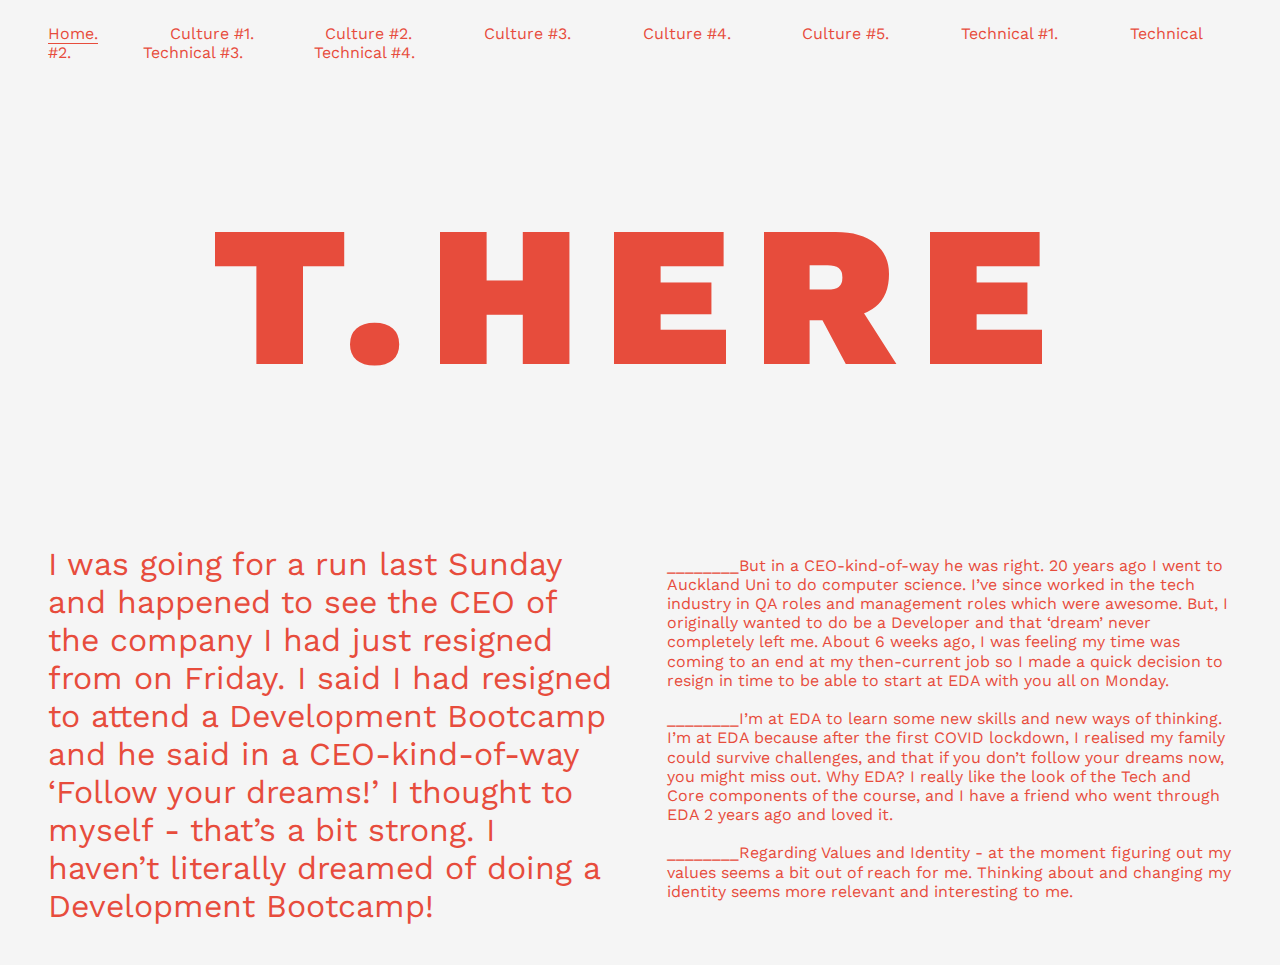
<file: index.html>
<!DOCTYPE html>
<html>
  <head>
    <title>T.Here.</title>
    <link href="styles/main.css" rel="stylesheet" type="text/css">
    <link href="https://fonts.googleapis.com/css2?family=Work+Sans&display=swap" rel="stylesheet"> 
    <link rel="icon" type="image/png" href="images/favicon.ico"/>
    <meta name="viewport" content="width=device-width"/>
  </head>
    <body>
      <nav id="nav">
        <ul id="nav-ul">
          <a id="nav-a-home" href="https://tomgriffin.github.io">Home.</a>
          <a id="nav-a-culture1" href="https://tomgriffin.github.io/blog/sprint1-cultural.html">Culture #1.</a>
          <a id="nav-a-culture1" href="https://tomgriffin.github.io/blog/sprint2-cultural.html">Culture #2.</a>
          <a id="nav-a-culture1" href="https://tomgriffin.github.io/blog/sprint3-cultural.html">Culture #3.</a>
          <a id="nav-a-culture1" href="https://tomgriffin.github.io/blog/sprint4-cultural.html">Culture #4.</a>
          <a id="nav-a-culture1" href="https://tomgriffin.github.io/blog/sprint5-cultural.html">Culture #5.</a>
          <a id="nav-a-technical1" href="https://tomgriffin.github.io/blog/sprint1-technical.html">Technical #1.</a>
          <a id="nav-a-technical2" href="https://tomgriffin.github.io/blog/sprint2-technical.html">Technical #2.</a>
          <a id="nav-a-technical2" href="https://tomgriffin.github.io/blog/sprint3-technical.html">Technical #3.</a>
          <a id="nav-a-technical2" href="https://tomgriffin.github.io/blog/sprint4-technical.html">Technical #4.</a>
        </ul>
    </nav>
    <h1 class="hero-title">T.HERE</h1>
    <div id="body-text">
      <div id="wide-column">
        <p>
          I was going for a run last Sunday and happened to see the CEO of the company I had just resigned from on Friday. I said I had resigned to attend a Development Bootcamp and he said in a CEO-kind-of-way ‘Follow your dreams!’ I thought to myself - that’s a bit strong. I haven’t literally dreamed of doing a Development Bootcamp!
        </p>
      </div>
      <div id="narrow-column">
        <p>
          ________But in a CEO-kind-of-way he was right. 20 years ago I went to Auckland Uni to do computer science. I’ve since worked in the tech industry in QA roles and management roles which were awesome. But, I originally wanted to do be a Developer and that ‘dream’ never completely left me. About 6 weeks ago, I was feeling my time was coming to an end at my then-current job so I made a quick decision to resign in time to be able to start at EDA with you all on Monday.
<br><br>________I’m at EDA to learn some new skills and new ways of thinking. I’m at EDA because after the first COVID lockdown, I realised my family could survive challenges, and that if you don’t follow your dreams now, you might miss out. Why EDA? I really like the look of the Tech and Core components of the course, and I have a friend who went through EDA 2 years ago and loved it.
<br><br>________Regarding Values and Identity - at the moment figuring out my values seems a bit out of reach for me. Thinking about and changing my identity seems more relevant and interesting to me.
        </p>
      </div>
    </div> 
  </body>
</html>
</file>
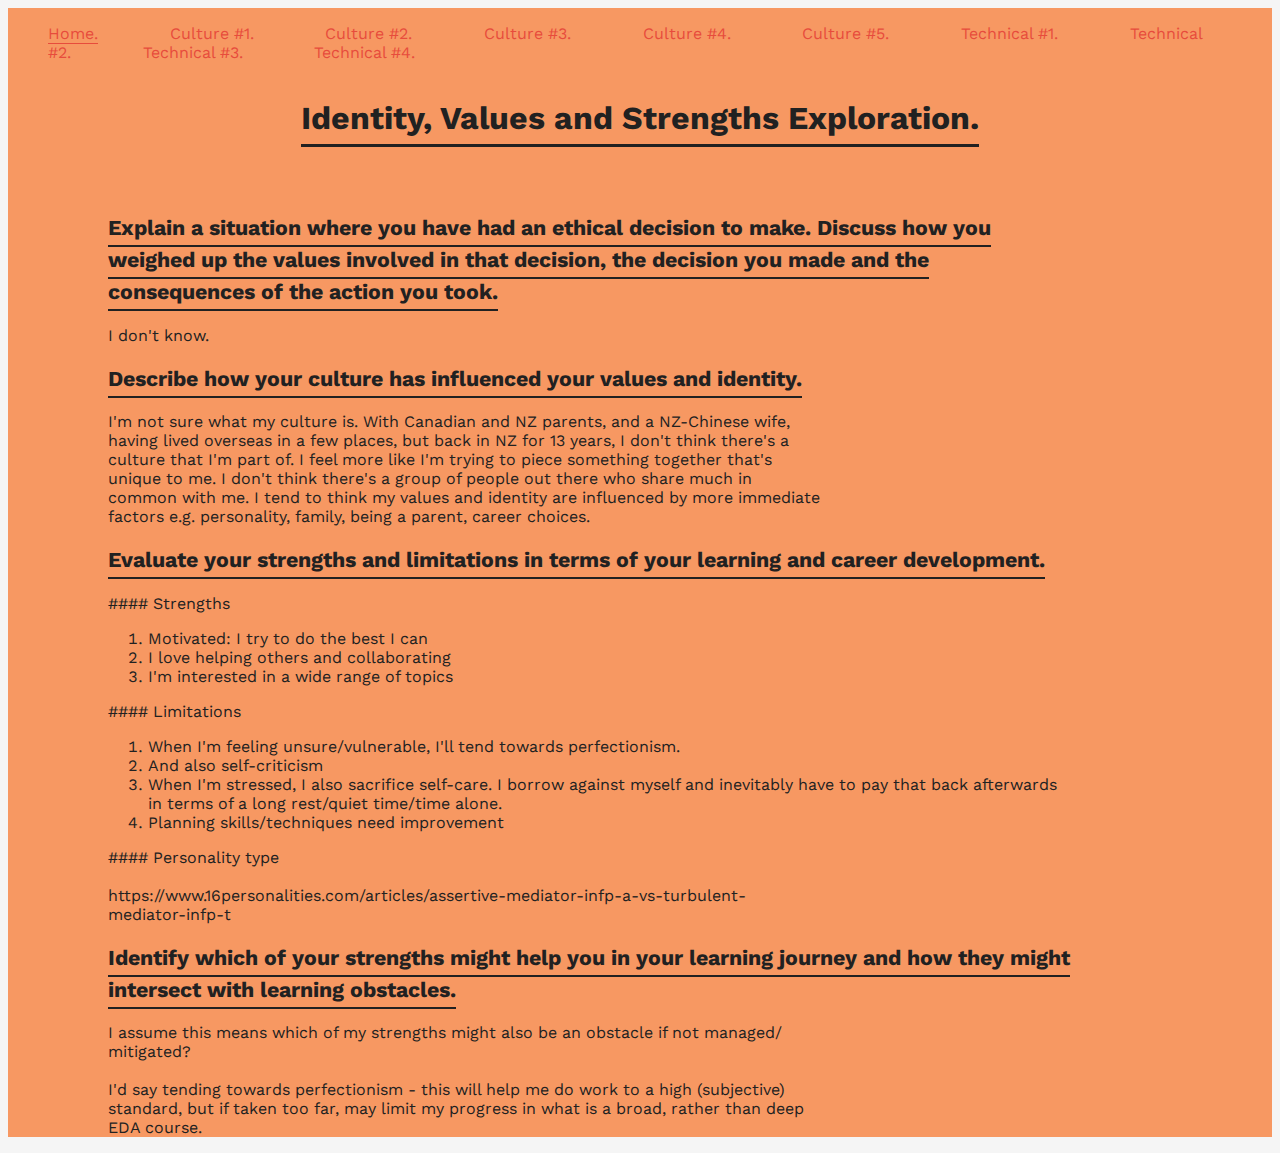
<file: blog/sprint1-cultural.html>
<!DOCTYPE html>
<html lang="en">
    <head>
        <meta charset="UTF-8">
        <meta name="viewport" content="width=device-width, initial-scale=1.0">
        <meta http-equiv="X-UA-Compatible" content="ie=edge">
        <title>Identity, Values and Strengths Exploration.</title>
        <link href="../styles/main.css" rel="stylesheet" type="text/css">
        <link href="https://fonts.googleapis.com/css2?family=Work+Sans&display=swap" rel="stylesheet"> 
        <link rel="icon" type="image/png" href="../images/favicon.ico"/>    
        <meta name="viewport" content="width=device-width"/>
      </head>
    <body id="c1-body">
        <nav id="nav">
          <ul id="nav-ul">
            <a id="nav-a-home" href="https://tomgriffin.github.io">Home.</a>
            <a id="nav-a-culture1" href="https://tomgriffin.github.io/blog/sprint1-cultural.html">Culture #1.</a>
            <a id="nav-a-culture1" href="https://tomgriffin.github.io/blog/sprint2-cultural.html">Culture #2.</a>
            <a id="nav-a-culture1" href="https://tomgriffin.github.io/blog/sprint3-cultural.html">Culture #3.</a>
            <a id="nav-a-culture1" href="https://tomgriffin.github.io/blog/sprint4-cultural.html">Culture #4.</a>
            <a id="nav-a-culture1" href="https://tomgriffin.github.io/blog/sprint5-cultural.html">Culture #5.</a>
            <a id="nav-a-technical1" href="https://tomgriffin.github.io/blog/sprint1-technical.html">Technical #1.</a>
            <a id="nav-a-technical2" href="https://tomgriffin.github.io/blog/sprint2-technical.html">Technical #2.</a>
            <a id="nav-a-technical2" href="https://tomgriffin.github.io/blog/sprint3-technical.html">Technical #3.</a>
            <a id="nav-a-technical2" href="https://tomgriffin.github.io/blog/sprint4-technical.html">Technical #4.</a>
          </ul>
          </nav>
          <h1 id="article-title">Identity, Values and Strengths Exploration.</h1>
          <article>
          <h2>Explain a situation where you have had an ethical decision to make. Discuss how you weighed up the values involved in that decision, the decision you made and the consequences of the action you took.</h2>
            <p class="c2-p">I don't know.</p> 
          <h2>Describe how your culture has influenced your values and identity.</h2>
            <p class="c2-p">I'm not sure what my culture is. With Canadian and NZ parents, and a NZ-Chinese wife, having lived overseas in a few places, but back in NZ for 13 years, I don't think there's a culture that I'm part of. I feel more like I'm trying to piece something together that's unique to me. I don't think there's a group of people out there who share much in common with me. I tend to think my values and identity are influenced by more immediate factors e.g. personality, family, being a parent, career choices.</p> 
          <h2>Evaluate your strengths and limitations in terms of your learning and career development.</h2>
            <p class="c2-p">#### Strengths</p>
                <ol>
                    <li>Motivated: I try to do the best I can</li>
                    <li>I love helping others and collaborating</li>
                    <li>I'm interested in a wide range of topics</li>
                </ol>
            <p class="c2-p">#### Limitations</p>
                <ol>
                    <li>When I'm feeling unsure/vulnerable, I'll tend towards perfectionism.</li>
                    <li>And also self-criticism</li>
                    <li>When I'm stressed, I also sacrifice self-care. I borrow against myself and inevitably have to pay that back afterwards in terms of a long rest/quiet time/time alone.</li>
                    <li>Planning skills/techniques need improvement</li>
                </ol>
            <p class="c2-p">#### Personality type
                <br><br>
                https://www.16personalities.com/articles/assertive-mediator-infp-a-vs-turbulent-mediator-infp-t
            </p>
            <h2>Identify which of your strengths might help you in your learning journey and how they might intersect with learning obstacles.</h2>
            <p class="c2-p">I assume this means which of my strengths might also be an obstacle if not managed/ mitigated?
                <br><br> I'd say tending towards perfectionism - this will help me do work to a high (subjective) standard, but if taken too far, may limit my progress in what is a broad, rather than deep EDA course.</p>
        </body>
</html>
</file>
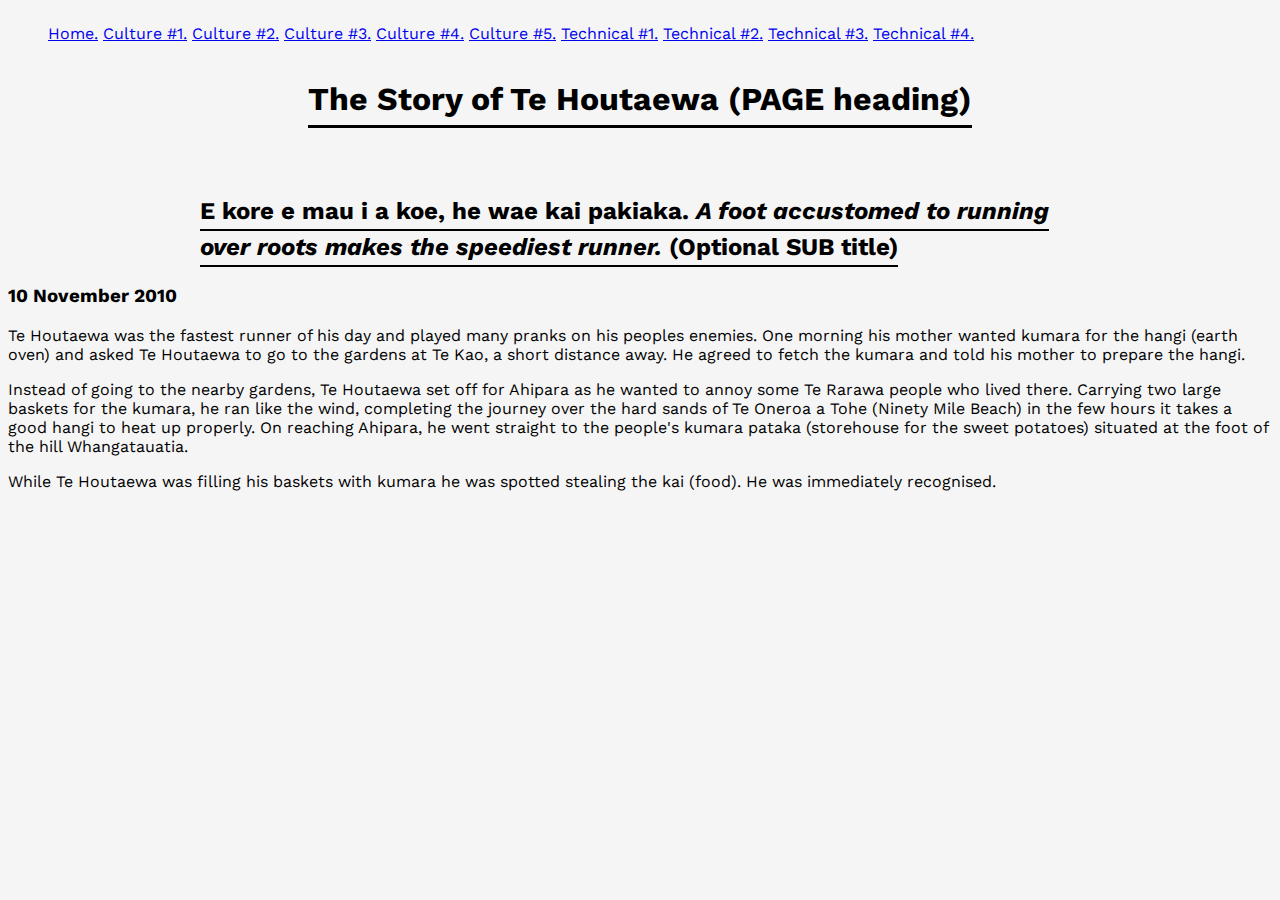
<file: blog/sprint1-technical.html>
<!DOCTYPE html>
<html>
  <head>
    <meta charset="UTF-8">
    <meta name="viewport" content="width=device-width, initial-scale=1.0">
    <meta http-equiv="X-UA-Compatible" content="ie=edge">
    <title>Stories and Legends (PAGE title) </title>
    <link href="../styles/blog-styles.css" rel="stylesheet" type="text/css">
    <link href="https://fonts.googleapis.com/css2?family=Work+Sans&display=swap" rel="stylesheet"> 
    <link rel="icon" type="image/png" href="../images/favicon.ico"/>
    <meta name="viewport" content="width=device-width"/>
  </head>
  
  <body id="t1body">
    <nav id="nav">
      <ul id="nav-ul">
        <a id="nav-a-home" href="https://tomgriffin.github.io">Home.</a>
        <a id="nav-a-culture1" href="https://tomgriffin.github.io/blog/sprint1-cultural.html">Culture #1.</a>
        <a id="nav-a-culture1" href="https://tomgriffin.github.io/blog/sprint2-cultural.html">Culture #2.</a>
        <a id="nav-a-culture1" href="https://tomgriffin.github.io/blog/sprint3-cultural.html">Culture #3.</a>
        <a id="nav-a-culture1" href="https://tomgriffin.github.io/blog/sprint4-cultural.html">Culture #4.</a>
        <a id="nav-a-culture1" href="https://tomgriffin.github.io/blog/sprint5-cultural.html">Culture #5.</a>
        <a id="nav-a-technical1" href="https://tomgriffin.github.io/blog/sprint1-technical.html">Technical #1.</a>
        <a id="nav-a-technical2" href="https://tomgriffin.github.io/blog/sprint2-technical.html">Technical #2.</a>
        <a id="nav-a-technical2" href="https://tomgriffin.github.io/blog/sprint3-technical.html">Technical #3.</a>
        <a id="nav-a-technical2" href="https://tomgriffin.github.io/blog/sprint4-technical.html">Technical #4.</a>
      </ul>
    </nav>
    <h1>The Story of Te Houtaewa (PAGE heading)</h1>
    <h2>E kore e mau i a koe, he wae kai pakiaka. <em>A foot accustomed to running over roots makes the speediest runner.</em> (Optional SUB title) </h2>
    <h3>10 November 2010</h3>
    
    <p>
      Te Houtaewa was the fastest runner of his day and played many pranks on his peoples enemies. One morning his mother wanted kumara for the hangi (earth oven) and asked Te Houtaewa to go to the gardens at Te Kao, a short distance away. He agreed to fetch the kumara and told his mother to prepare the hangi.
    </p>
    <p>
      Instead of going to the nearby gardens, Te Houtaewa set off for Ahipara as he wanted to annoy some Te Rarawa people who lived there. Carrying two large baskets for the kumara, he ran like the wind, completing the journey over the hard sands of Te Oneroa a Tohe (Ninety Mile Beach) in the few hours it takes a good hangi to heat up properly. On reaching Ahipara, he went straight to the people's kumara pataka (storehouse for the sweet potatoes) situated at the foot of the hill Whangatauatia.
    </p>
    <p>
      While Te Houtaewa was filling his baskets with kumara he was spotted stealing the kai (food). He was immediately recognised.
    </p>
    
    <!-- this is a comment. -->
  
  </body>
</html>
</file>
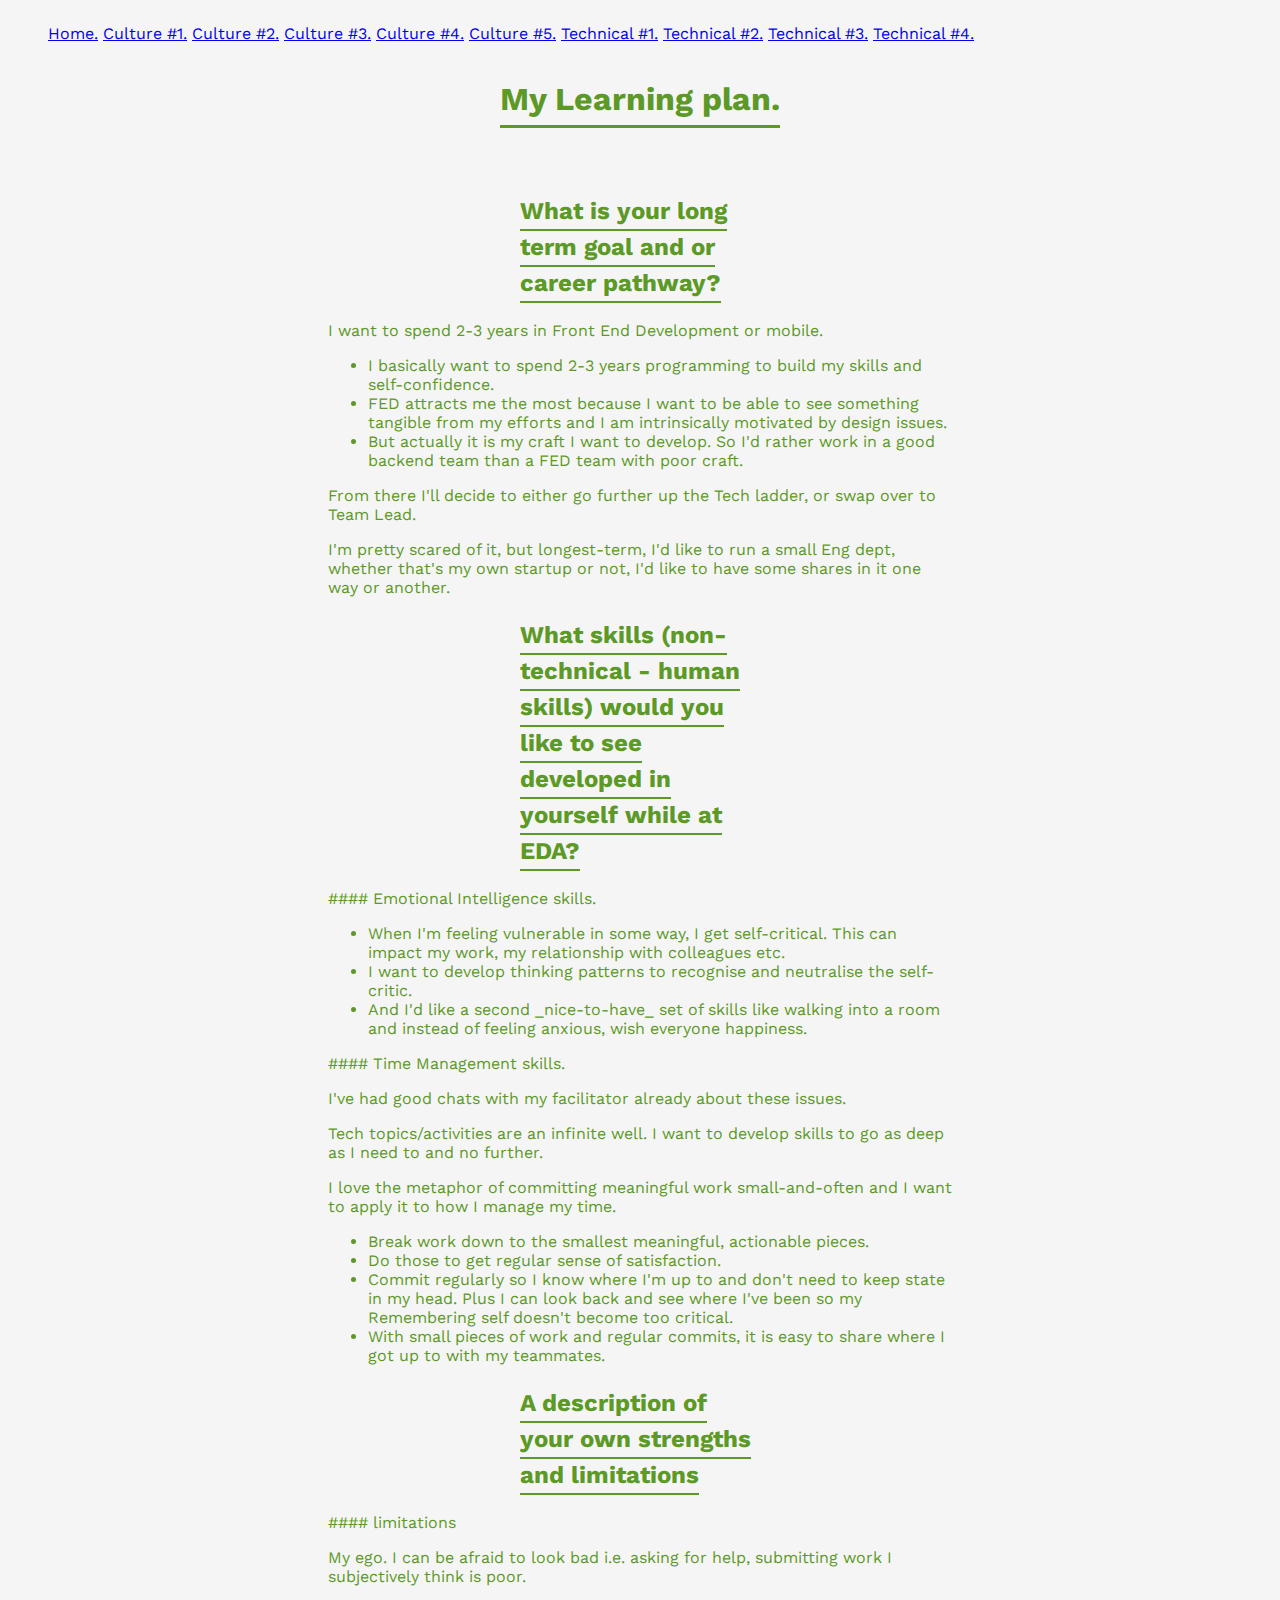
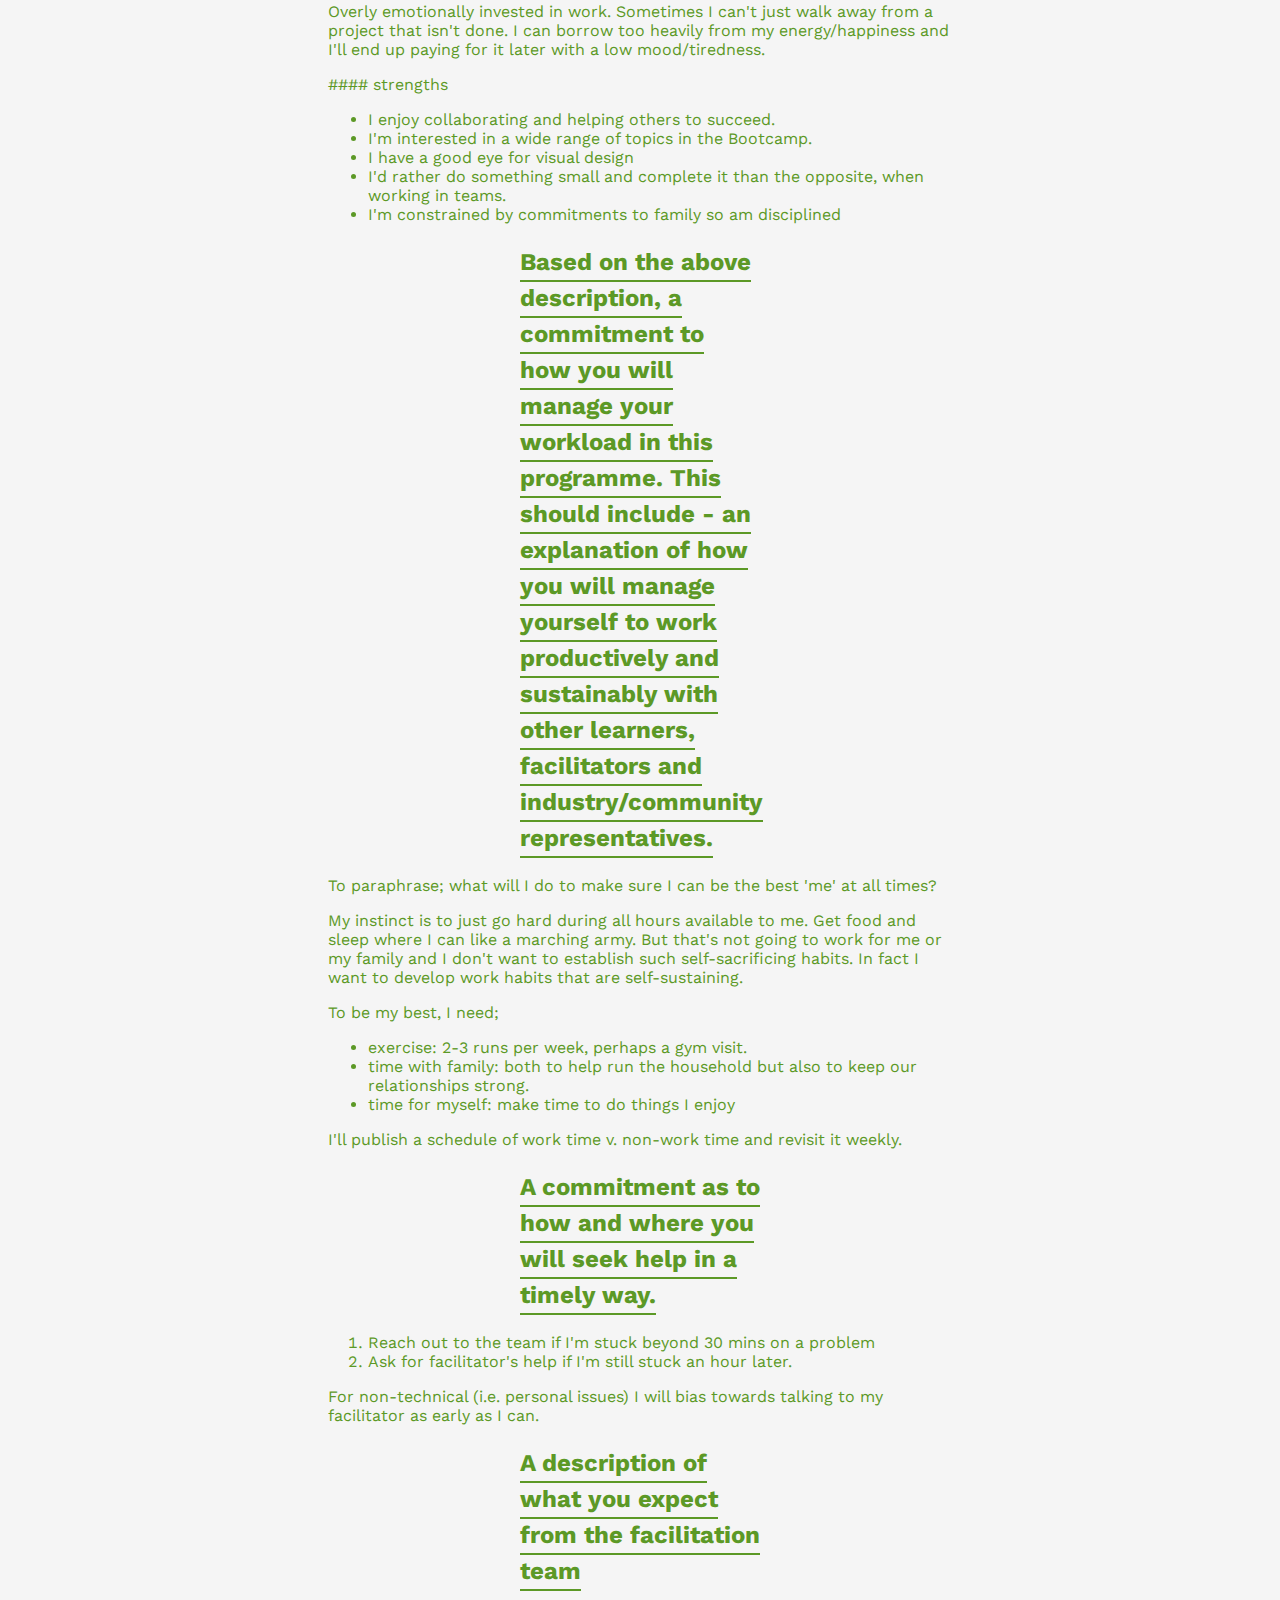
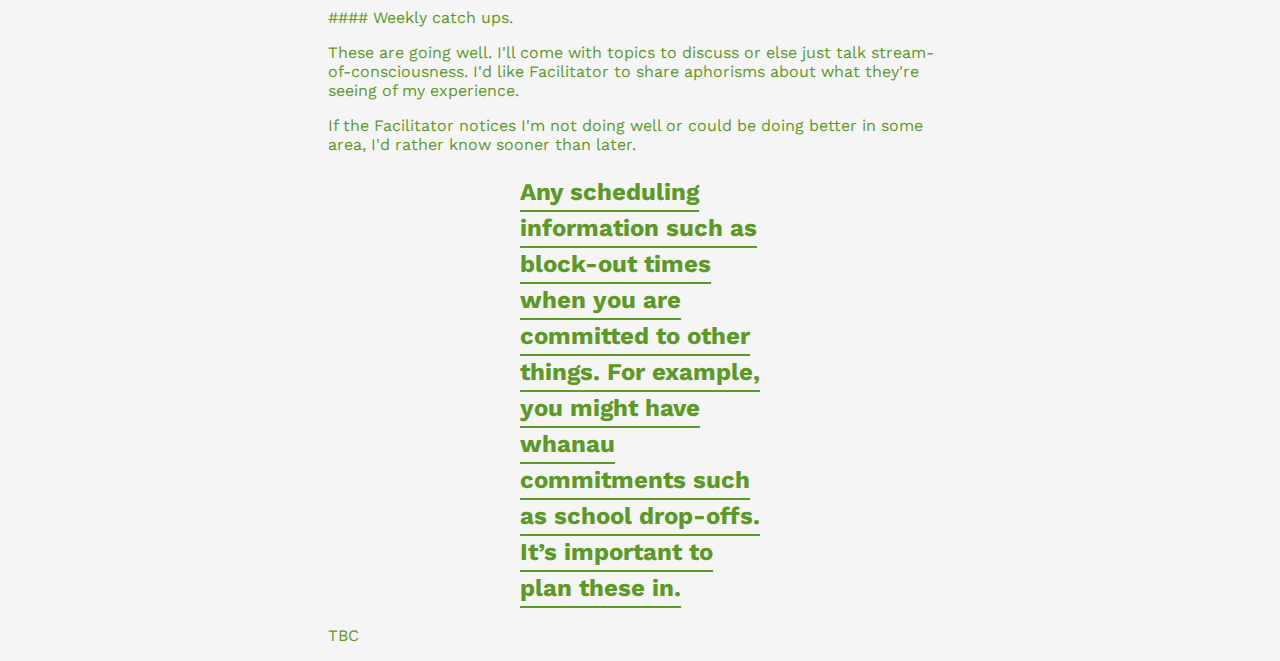
<file: blog/sprint2-cultural.html>
<!DOCTYPE html>
<html lang="en" class="cultural-blog-html">
    <head>
        <meta charset="UTF-8">
        <meta name="viewport" content="width=device-width, initial-scale=1.0">
        <meta http-equiv="X-UA-Compatible" content="ie=edge">
				<title>Learning plan.</title>
        <link href="../styles/blog-styles.css" rel="stylesheet" type="text/css">
        <link href="https://fonts.googleapis.com/css2?family=Work+Sans&display=swap" rel="stylesheet"> 
				<link rel="icon" type="image/png" href="../images/favicon.ico"/>
				<meta name="viewport" content="width=device-width"/>
        
    </head>
    <body id="c2-body">
		<nav id="nav">
			<ul id="nav-ul">
				<a id="nav-a-home" href="https://tomgriffin.github.io">Home.</a>
				<a id="nav-a-culture1" href="https://tomgriffin.github.io/blog/sprint1-cultural.html">Culture #1.</a>
				<a id="nav-a-culture1" href="https://tomgriffin.github.io/blog/sprint2-cultural.html">Culture #2.</a>
				<a id="nav-a-culture1" href="https://tomgriffin.github.io/blog/sprint3-cultural.html">Culture #3.</a>
				<a id="nav-a-culture1" href="https://tomgriffin.github.io/blog/sprint4-cultural.html">Culture #4.</a>
				<a id="nav-a-culture1" href="https://tomgriffin.github.io/blog/sprint5-cultural.html">Culture #5.</a>
				<a id="nav-a-technical1" href="https://tomgriffin.github.io/blog/sprint1-technical.html">Technical #1.</a>
				<a id="nav-a-technical2" href="https://tomgriffin.github.io/blog/sprint2-technical.html">Technical #2.</a>
				<a id="nav-a-technical2" href="https://tomgriffin.github.io/blog/sprint3-technical.html">Technical #3.</a>
				<a id="nav-a-technical2" href="https://tomgriffin.github.io/blog/sprint4-technical.html">Technical #4.</a>
			</ul>
		  </nav>
		<h1 id="article-title">My Learning plan.</h1>
		<article>
        <h2>What is your long term goal and or career pathway?</h2>
			<p class="c2-p">I want to spend 2-3 years in Front End Development or mobile.</p>
				<ul>
					<li>I basically want to spend 2-3 years programming to build my skills and self-confidence.</li>
					<li>FED attracts me the most because I want to be able to see something tangible from my efforts and I am intrinsically motivated by design issues.</li>
					<li>But actually it is my craft I want to develop. So I'd rather work in a good backend team than a FED team with poor craft.</li>
				</ul>

			<p class="c2-p">From there I'll decide to either go further up the Tech ladder, or swap over to Team Lead.</p>
			<p class="c2-p">I'm pretty scared of it, but longest-term, I'd like to run a small Eng dept, whether that's my own startup or not, I'd like to have some shares in it one way or another.</p>
		</p>
			<h2>What skills (non-technical - human skills) would you like to see developed in yourself while at EDA?</h2>
			<p class="c2-p">#### Emotional Intelligence skills.</p>
				<ul>
					<li>When I'm feeling vulnerable in some way, I get self-critical. This can impact my work, my relationship with colleagues etc.</li>
					<li>I want to develop thinking patterns to recognise and neutralise the self-critic.</li>
					<li>And I'd like a second _nice-to-have_ set of skills like walking into a room and instead of feeling anxious, wish everyone happiness.</li>
				</ul>

				
				
			<p class="c2-p">#### Time Management skills.</p>
			<p class="c2-p">I've had good chats with my facilitator already about these issues.</p>
				<p class="c2-p">Tech topics/activities are an infinite well. I want to develop skills to go as deep as I need to and no further.</p>
				<p class="c2-p">I love the metaphor of committing meaningful work small-and-often and I want to apply it to how I manage my time.</p>
					<ul>
						<li>Break work down to the smallest meaningful, actionable pieces.</li>
						<li>Do those to get regular sense of satisfaction.</li>
						<li>Commit regularly so I know where I'm up to and don't need to keep state in my head. Plus I can look back and see where I've been so my Remembering self doesn't become too critical.</li>
						<li>With small pieces of work and regular commits, it is easy to share where I got up to with my teammates.</li>		
					</ul>	
			</p>
<h2>A description of your own strengths and limitations</h2>
#### limitations
<p class="c2-p">My ego. I can be afraid to look bad i.e. asking for help, submitting work I subjectively think is poor.</p>
<p class="c2-p">Overly emotionally invested in work. Sometimes I can't just walk away from a project that isn't done. I can borrow too heavily from my energy/happiness and I'll end up paying for it later with a low mood/tiredness.</p>
#### strengths 
			<ul>
				<li>I enjoy collaborating and helping others to succeed.</li>
				<li>I'm interested in a wide range of topics in the Bootcamp.</li>
				<li>I have a good eye for visual design</li>
				<li>I'd rather do something small and complete it than the opposite, when working in teams.</li>
				<li>I'm constrained by commitments to family so am disciplined</li>
			</ul>
			
			
			
			
			
<h2>Based on the above description, a commitment to how you will manage your workload in this programme. This should include - an explanation of how you will manage yourself to work productively and sustainably with other learners, facilitators and industry/community representatives.</h2>
<p class="c2-p">To paraphrase; what will I do to make sure I can be the best 'me' at all times?</p>

<p class="c2-p">My instinct is to just go hard during all hours available to me. Get food and sleep where I can like a marching army.

But that's not going to work for me or my family and I don't want to establish such self-sacrificing habits. In fact I want to develop work habits that are self-sustaining.
</p>
<p class="c2-p">To be my best, I need;
	<ul>
		<li>exercise: 2-3 runs per week, perhaps a gym visit.</li>
		<li>time with family: both to help run the household but also to keep our relationships strong. </li>
		<li>time for myself: make time to do things I enjoy</li>
	</ul>
</p>
I'll publish a schedule of work time v. non-work time and revisit it weekly.
<h2>A commitment as to how and where you will seek help in a timely way.</h2>
<p class="c2-p">
	<ol>
		<li>Reach out to the team if I'm stuck beyond 30 mins on a problem</li>
		<li>Ask for facilitator's help if I'm still stuck an hour later.</li>
	</ol>
</p>



For non-technical (i.e. personal issues) I will bias towards talking to my facilitator as early as I can.
<h2>A description of what you expect from the facilitation team</h2>
#### Weekly catch ups. 
<p class="c2-p">These are going well. I'll come with topics to discuss or else just talk stream-of-consciousness. I'd like Facilitator to share aphorisms about what they're seeing of my experience.</p>
<p class="c2-p">If the Facilitator notices I'm not doing well or could be doing better in some area, I'd rather know sooner than later.</p>
<h2>Any scheduling information such as block-out times when you are committed to other things. For example, you might have whanau commitments such as school drop-offs. It’s important to plan these in.</h2>
<p class="c2-p">TBC</p>
</article>       
    </body>
</html>
</file>
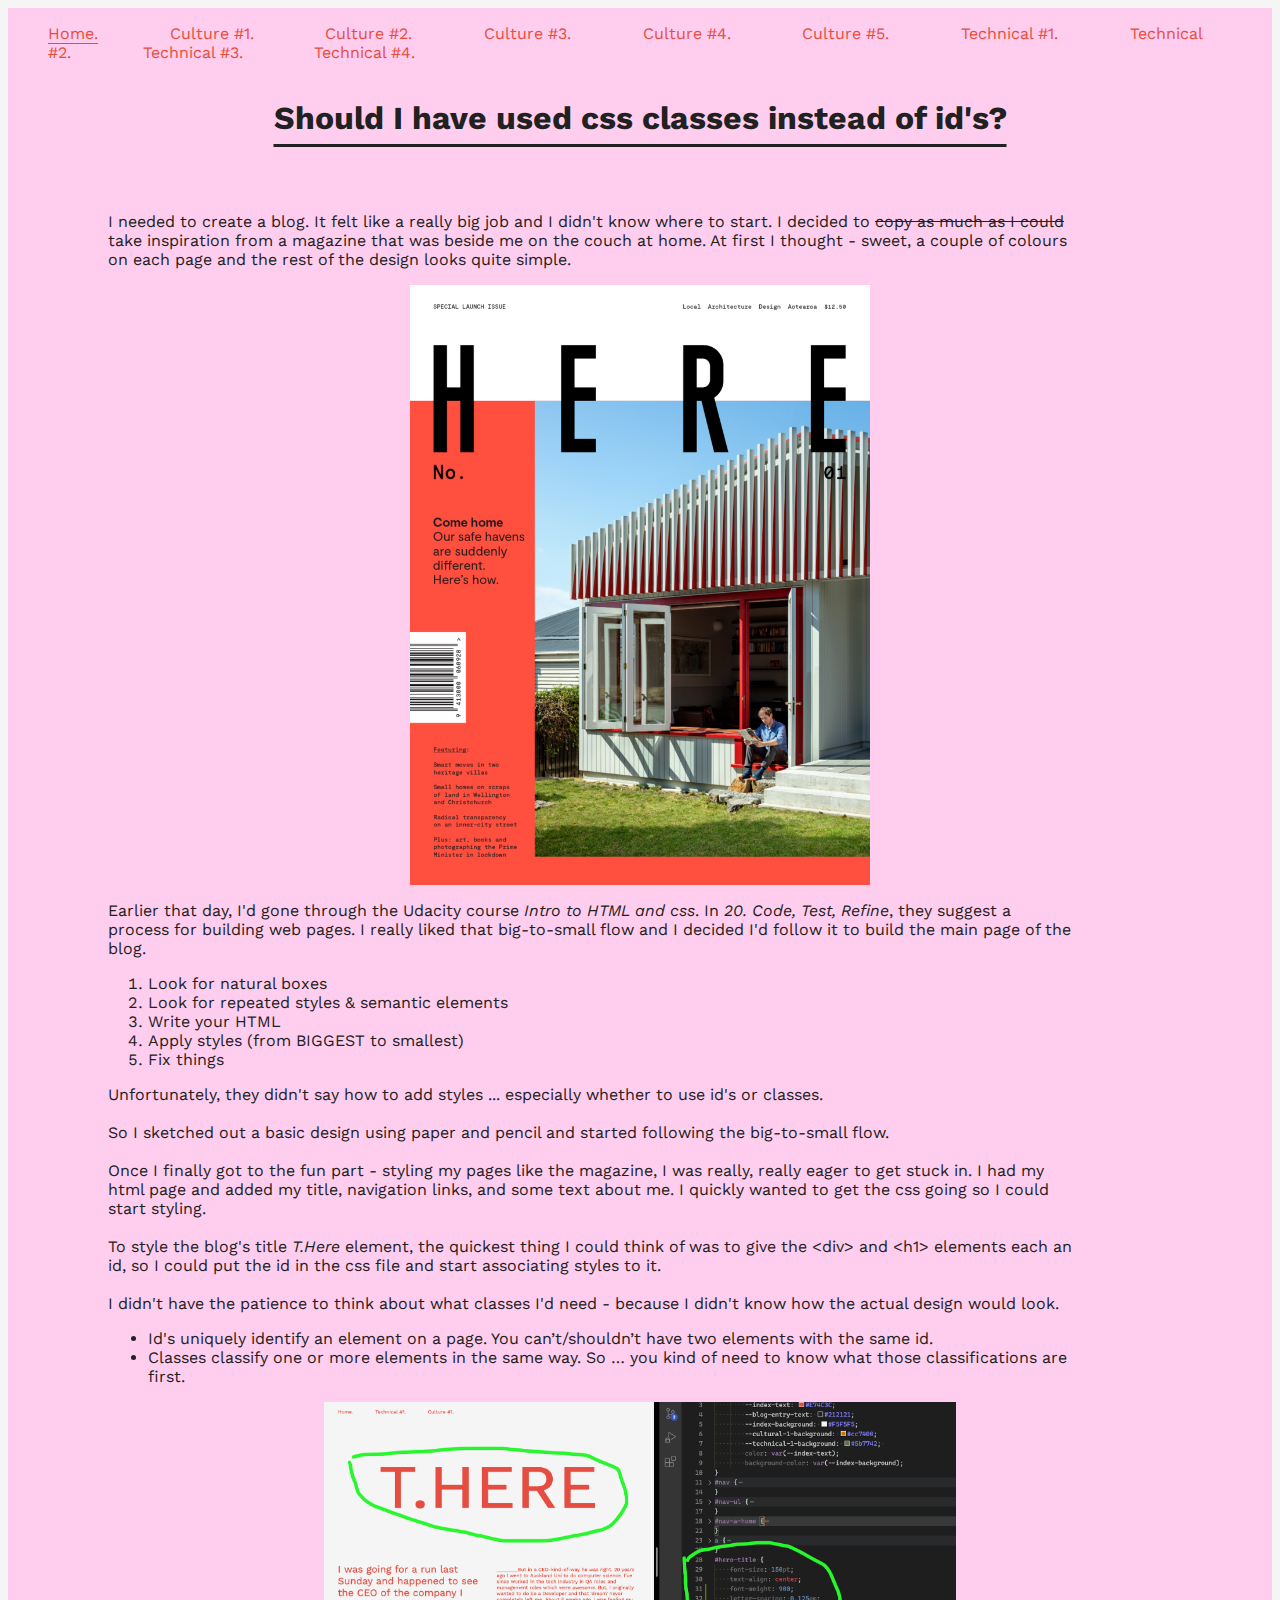
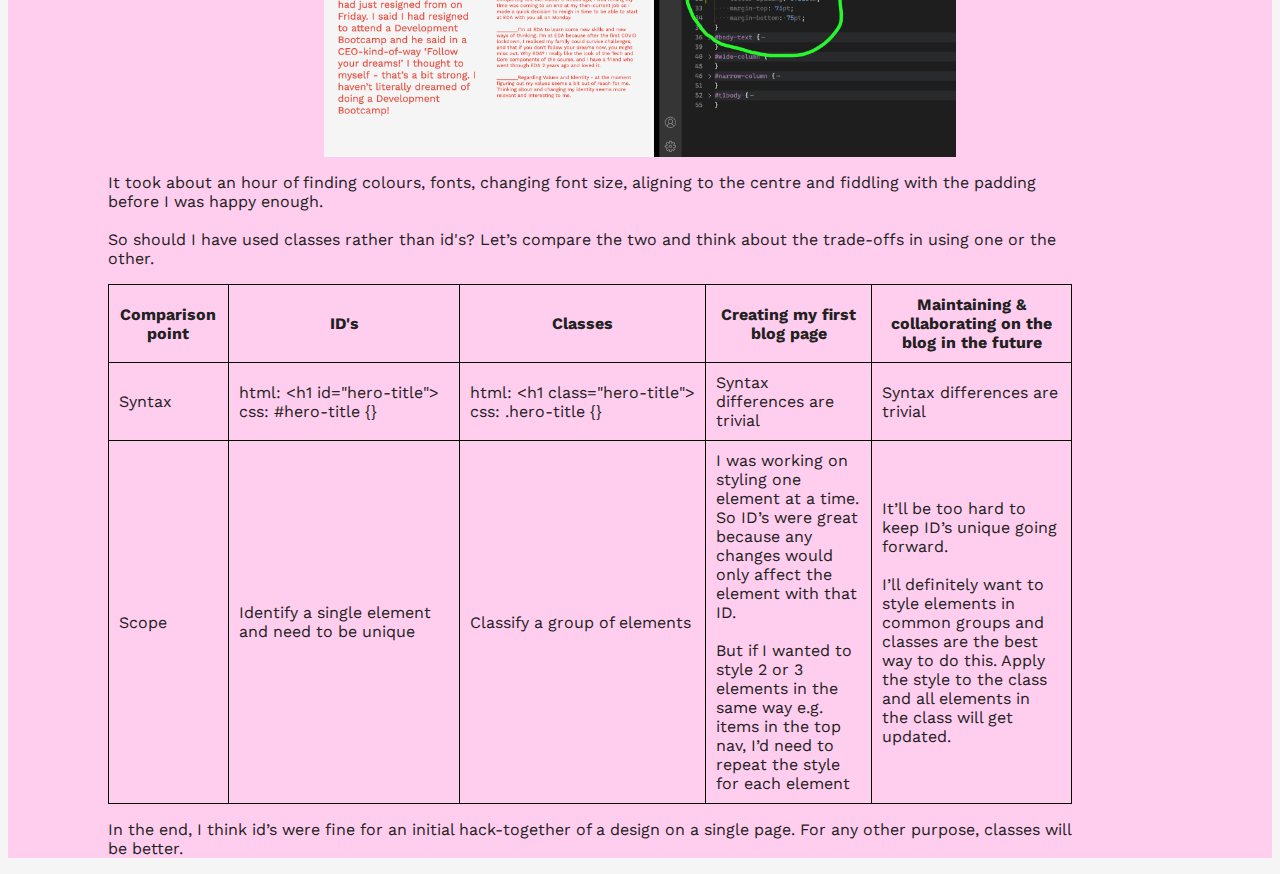
<file: blog/sprint2-technical.html>
<!DOCTYPE html>
<html lang="en" class="tech-blog-html">
  <head>
    <meta charset="UTF-8">
    <meta name="viewport" content="width=device-width, initial-scale=1.0">
    <meta http-equiv="X-UA-Compatible" content="ie=edge">
    <title>Should I have used css classes instead of id's?</title>
    <link href="../styles/main.css" rel="stylesheet" type="text/css">
    <link href="https://fonts.googleapis.com/css2?family=Work+Sans&display=swap" rel="stylesheet"> 
    <link rel="icon" type="image/png" href="../images/favicon.ico"/>
    <meta name="viewport" content="width=device-width"/>
  </head>
    <body id="t2-body">
      <nav id="nav">
        <ul id="nav-ul">
          <a id="nav-a-home" href="https://tomgriffin.github.io">Home.</a>
          <a id="nav-a-culture1" href="https://tomgriffin.github.io/blog/sprint1-cultural.html">Culture #1.</a>
          <a id="nav-a-culture1" href="https://tomgriffin.github.io/blog/sprint2-cultural.html">Culture #2.</a>
          <a id="nav-a-culture1" href="https://tomgriffin.github.io/blog/sprint3-cultural.html">Culture #3.</a>
          <a id="nav-a-culture1" href="https://tomgriffin.github.io/blog/sprint4-cultural.html">Culture #4.</a>
          <a id="nav-a-culture1" href="https://tomgriffin.github.io/blog/sprint5-cultural.html">Culture #5.</a>
          <a id="nav-a-technical1" href="https://tomgriffin.github.io/blog/sprint1-technical.html">Technical #1.</a>
          <a id="nav-a-technical2" href="https://tomgriffin.github.io/blog/sprint2-technical.html">Technical #2.</a>
          <a id="nav-a-technical2" href="https://tomgriffin.github.io/blog/sprint3-technical.html">Technical #3.</a>
          <a id="nav-a-technical2" href="https://tomgriffin.github.io/blog/sprint4-technical.html">Technical #4.</a>
        </ul>
      </nav>
    <h1 id="article-title">Should I have used css classes instead of id's?</h1>
    <article>
        <p class="article-body-text">
            I needed to create a blog. It felt like a really big job and I didn't know where to start. I decided to <span style="text-decoration: line-through">copy as much as I could</span> take inspiration from a magazine that was beside me on the couch at home.

At first I thought - sweet, a couple of colours on each page and the rest of the design looks quite simple.

        </p>
    </article>
    <div>
        <img class="images" id="magazine-cover-shot" alt="Here magazine cover 1st issue." src="../images/Here01__cover.png">
    </div>
    <article>
        <p class="article-body-text">
            Earlier that day, I'd gone through the Udacity course <span style="font-style:italic">Intro to HTML and css</span>. In <span style="font-style: italic"> 20. Code, Test, Refine</span>, they suggest a process for building web pages. 
            
            I really liked that big-to-small flow and I decided I'd follow it to build the main page of the blog.

            <ol>
                <li>Look for natural boxes</li>
                <li>Look for repeated styles & semantic elements</li>
                <li>Write your HTML</li>
                <li>Apply styles (from BIGGEST to smallest)</li>
                <li>Fix things</li>
            </ol>


Unfortunately, they didn't say how to add styles ... especially whether to use id's or classes.
<br><br>
So I sketched out a basic design using paper and pencil and started following the big-to-small flow.
<br><br>
Once I finally got to the fun part - styling my pages like the magazine, I was really, really eager to get stuck in. I had my html page and added my title, navigation links, and some text about me. I quickly wanted to get the css going so I could start styling.
<br><br>
To style the blog's title <span style="font-style: italic;">T.Here</span> element, the quickest thing I could think of was to give the &lt;div&gt; and &lt;h1&gt; elements each an id, so I could put the id in the css file and start associating styles to it.

<br><br>I didn't have the patience to think about what classes I'd need - because I didn't know how the actual design would look.

            <ul>
                <li>
                    Id's uniquely identify an element on a page. You can’t/shouldn’t have two elements with the same id.
                </li>
                <li>
                    Classes classify one or more elements in the same way. So … you kind of need to know what those classifications are first.
                </li>
            </ul>
        </p>
    </article>
    <div>
        <img class="images" id="blog-and-css" alt="Blog page h1 and its css." src="../images/Blog-page-and-css.png">
    </div>
    <article>
        <p class="article-body-text">
            It took about an hour of finding colours, fonts, changing font size, aligning to the centre and fiddling with the padding before I was happy enough.
            <br><br>So should I have used classes rather than id's? Let’s compare the two and think about the trade-offs in using one or the other.
        </p>
        <table>
            <tr>
              <th>Comparison point</th>
              <th>ID's</th>
              <th>Classes</th>
              <th>Creating my first blog page</th>
              <th>Maintaining & collaborating on the blog in the future</th>
            </tr>
            <tr>
              <td>Syntax</td>
              <td class="no-wrap">html: &lt;h1 id=&quot;hero-title&quot;&gt; <br>
                css: #hero-title {}
                </td>
              <td class="no-wrap">html: &lt;h1 class=&quot;hero-title&quot;&gt; <br>
                css: .hero-title {}</td>
              <td>Syntax differences are trivial</td>
              <td>Syntax differences are trivial</td>
            </tr>
            <tr>
              <td>Scope</td>
              <td>Identify a single element and need to be unique</td>
              <td>Classify a group of elements</td>
              <td>I was working on styling one element at a time. So ID’s were great because any changes would only affect the element with that ID.

                <br><br>But if I wanted to style 2 or 3 elements in the same way e.g. items in the top nav, I’d need to repeat the style for each element
                </td>
              <td>It’ll be too hard to keep ID’s unique going forward.

                <br><br>I’ll definitely want to style elements in common groups and classes are the best way to do this. Apply the style to the class and all elements in the class will get updated.
                </td>
            </tr>
          </table> 
        <p>In the end, I think id’s were fine for an initial hack-together of a design on a single page. For any other purpose, classes will be better.</p>
    </article>
  </body>
</html>
</file>
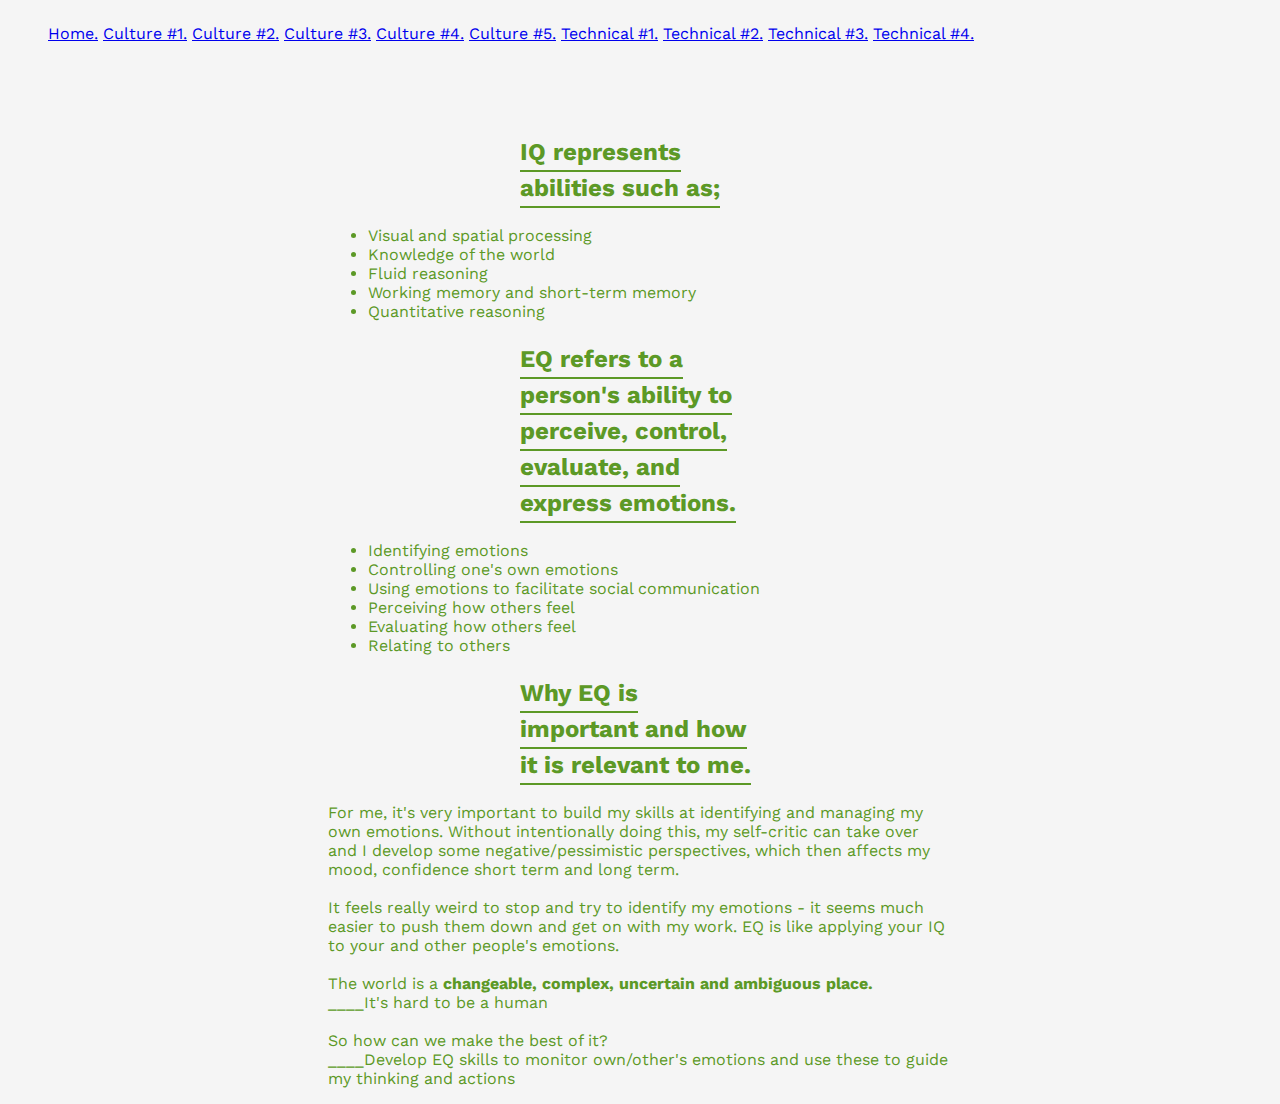
<file: blog/sprint3-cultural.html>
<!DOCTYPE html>
<html lang="en" class="cultural-blog-html">
    <head>
        <meta charset="UTF-8">
        <meta name="viewport" content="width=device-width, initial-scale=1.0">
        <meta http-equiv="X-UA-Compatible" content="ie=edge">
        <title>Emotional Intelligence.</title>
        <link href="../styles/blog-styles.css" rel="stylesheet" type="text/css">
        <link href="https://fonts.googleapis.com/css2?family=Work+Sans&display=swap" rel="stylesheet"> 
        <link rel="icon" type="image/png" href="../images/favicon.ico"/>
        <meta name="viewport" content="width=device-width"/>
    </head>
    <body class="cultural">
        <nav id="nav">
            <ul id="nav-ul">
                <a id="nav-a-home" href="https://tomgriffin.github.io">Home.</a>
                <a id="nav-a-culture1" href="https://tomgriffin.github.io/blog/sprint1-cultural.html">Culture #1.</a>
                <a id="nav-a-culture1" href="https://tomgriffin.github.io/blog/sprint2-cultural.html">Culture #2.</a>
                <a id="nav-a-culture1" href="https://tomgriffin.github.io/blog/sprint3-cultural.html">Culture #3.</a>
                <a id="nav-a-culture1" href="https://tomgriffin.github.io/blog/sprint4-cultural.html">Culture #4.</a>
                <a id="nav-a-culture1" href="https://tomgriffin.github.io/blog/sprint5-cultural.html">Culture #5.</a>
                <a id="nav-a-technical1" href="https://tomgriffin.github.io/blog/sprint1-technical.html">Technical #1.</a>
                <a id="nav-a-technical2" href="https://tomgriffin.github.io/blog/sprint2-technical.html">Technical #2.</a>
                <a id="nav-a-technical2" href="https://tomgriffin.github.io/blog/sprint3-technical.html">Technical #3.</a>
                <a id="nav-a-technical2" href="https://tomgriffin.github.io/blog/sprint4-technical.html">Technical #4.</a>
              </ul>
        </nav>
        <h1>

        </h1>
        <article>
            <h2>IQ represents abilities such as;</h2>
            <p class="article-body-text">
                <ul>
                    <li>Visual and spatial processing</li>
                    <li>Knowledge of the world</li>
                    <li>Fluid reasoning</li>
                    <li>Working memory and short-term memory</li>
                    <li>Quantitative reasoning</li>
                </ul>
            </p>
            <h2>EQ refers to a person's ability to perceive, control, evaluate, and express emotions.</h2>
            <p class="article-body-text">
                <ul>
                    <li>Identifying emotions</li>
                    <li>Controlling one's own emotions</li>
                    <li>Using emotions to facilitate social communication</li>
                    <li>Perceiving how others feel</li>
                    <li>Evaluating how others feel</li>
                    <li>Relating to others</li>
                </ul>
            </p>
            <h2>Why EQ is important and how it is relevant to me.</h2>
            <p class="article-body-text">
                For me, it's very important to build my skills at identifying and managing my own emotions. Without intentionally doing this, my self-critic can take over and I develop some negative/pessimistic perspectives, which then affects my mood, confidence short term and long term.
                <br><br>It feels really weird to stop and try to identify my emotions - it seems much easier to push them down and get on with my work.

                EQ is like applying your IQ to your and other people's emotions.
                <br><br>
                The world is a <strong>changeable, complex, uncertain and ambiguous place.</strong>
                <br>____It's hard to be a human
                <br><br>So how can we make the best of it?
                <br>____Develop EQ skills to monitor own/other's emotions and use these to guide my thinking and actions
            </p>
        </article>
    </body>
</html>
</file>
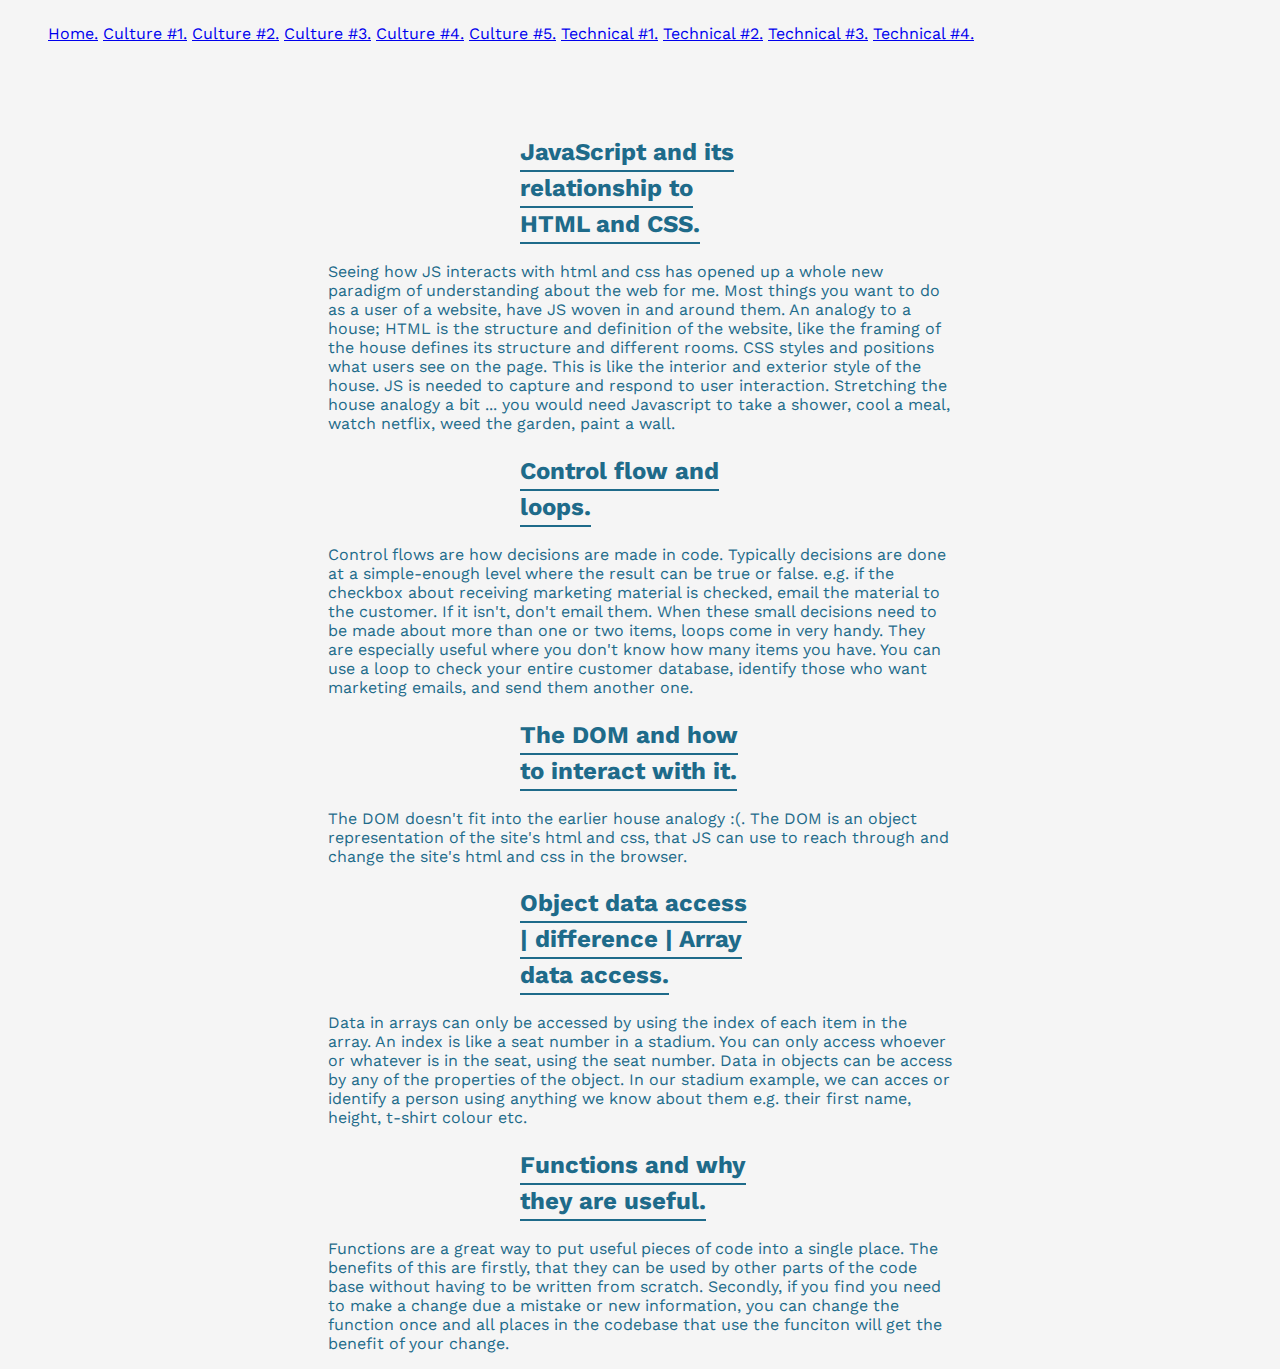
<file: blog/sprint3-technical.html>
<!DOCTYPE html>
<html lang="en" class="tech-blog-html">
    <head>
        <meta charset="UTF-8">
        <meta name="viewport" content="width=device-width, initial-scale=1.0">
        <meta http-equiv="X-UA-Compatible" content="ie=edge">
        <title>Sprint 3 Technical blog.</title>
        <link href="../styles/blog-styles.css" rel="stylesheet" type="text/css">
        <link href="https://fonts.googleapis.com/css2?family=Work+Sans&display=swap" rel="stylesheet"> 
        <link rel="icon" type="image/png" href="../images/favicon.ico"/>
        <meta name="viewport" content="width=device-width"/>
    </head>
    <body class="technical">
        <nav id="nav">
            <ul id="nav-ul">
                <a id="nav-a-home" href="https://tomgriffin.github.io">Home.</a>
                <a id="nav-a-culture1" href="https://tomgriffin.github.io/blog/sprint1-cultural.html">Culture #1.</a>
                <a id="nav-a-culture1" href="https://tomgriffin.github.io/blog/sprint2-cultural.html">Culture #2.</a>
                <a id="nav-a-culture1" href="https://tomgriffin.github.io/blog/sprint3-cultural.html">Culture #3.</a>
                <a id="nav-a-culture1" href="https://tomgriffin.github.io/blog/sprint4-cultural.html">Culture #4.</a>
                <a id="nav-a-culture1" href="https://tomgriffin.github.io/blog/sprint5-cultural.html">Culture #5.</a>
                <a id="nav-a-technical1" href="https://tomgriffin.github.io/blog/sprint1-technical.html">Technical #1.</a>
                <a id="nav-a-technical2" href="https://tomgriffin.github.io/blog/sprint2-technical.html">Technical #2.</a>
                <a id="nav-a-technical2" href="https://tomgriffin.github.io/blog/sprint3-technical.html">Technical #3.</a>
                <a id="nav-a-technical2" href="https://tomgriffin.github.io/blog/sprint4-technical.html">Technical #4.</a>
              </ul>
        </nav>
        <h1>

        </h1>
        <article>
            <h2>JavaScript and its relationship to HTML and CSS.</h2>
            <p class="article-body-text">
                Seeing how JS interacts with html and css has opened up a whole new paradigm of understanding about the web for me. 

                Most things you want to do as a user of a website, have JS woven in and around them. 
                
                An analogy to a house;
                HTML is the structure and definition of the website, like the framing of the house defines its structure and different rooms.
                CSS styles and positions what users see on the page. This is like the interior and exterior style of the house.
                JS is needed to capture and respond to user interaction. Stretching the house analogy a bit ... you would need Javascript to take a shower, cool a meal, watch netflix, weed the garden, paint a wall.
            </p>
            <h2>Control flow and loops.</h2>
            <p class="article-body-text">
                Control flows are how decisions are made in code. Typically decisions are done at a simple-enough level where the result can be true or false.
                e.g. if the checkbox about receiving marketing material is checked, email the material to the customer. If it isn't, don't email them.

                When these small decisions need to be made about more than one or two items, loops come in very handy. They are especially useful where you don't know how many items you have.
                You can use a loop to check your entire customer database, identify those who want marketing emails, and send them another one.
            </p>
            <h2>The DOM and how to interact with it.</h2>
            <p class="article-body-text">
                The DOM doesn't fit into the earlier house analogy :(.

                The DOM is an object representation of the site's html and css, that JS can use to reach through and change the site's html and css in the browser.
            </p>
            <h2>Object data access | difference | Array data access.</h2>
            <p class="article-body-text">
                Data in arrays can only be accessed by using the index of each item in the array. An index is like a seat number in a stadium. You can only access whoever or whatever is in the seat, using the seat number.

                Data in objects can be access by any of the properties of the object. In our stadium example, we can acces or identify a person using anything we know about them e.g. their first name, height, t-shirt colour etc.
            </p>
            <h2>Functions and why they are useful.</h2>
            <p class="article-body-text">
                Functions are a great way to put useful pieces of code into a single place. The benefits of this are firstly, that they can be used by other parts of the code base without having to be written from scratch.
                Secondly, if you find you need to make a change due a mistake or new information, you can change the function once and all places in the codebase that use the funciton will get the benefit of your change.
            </p>
        </article>
    </body>
</html>
</file>
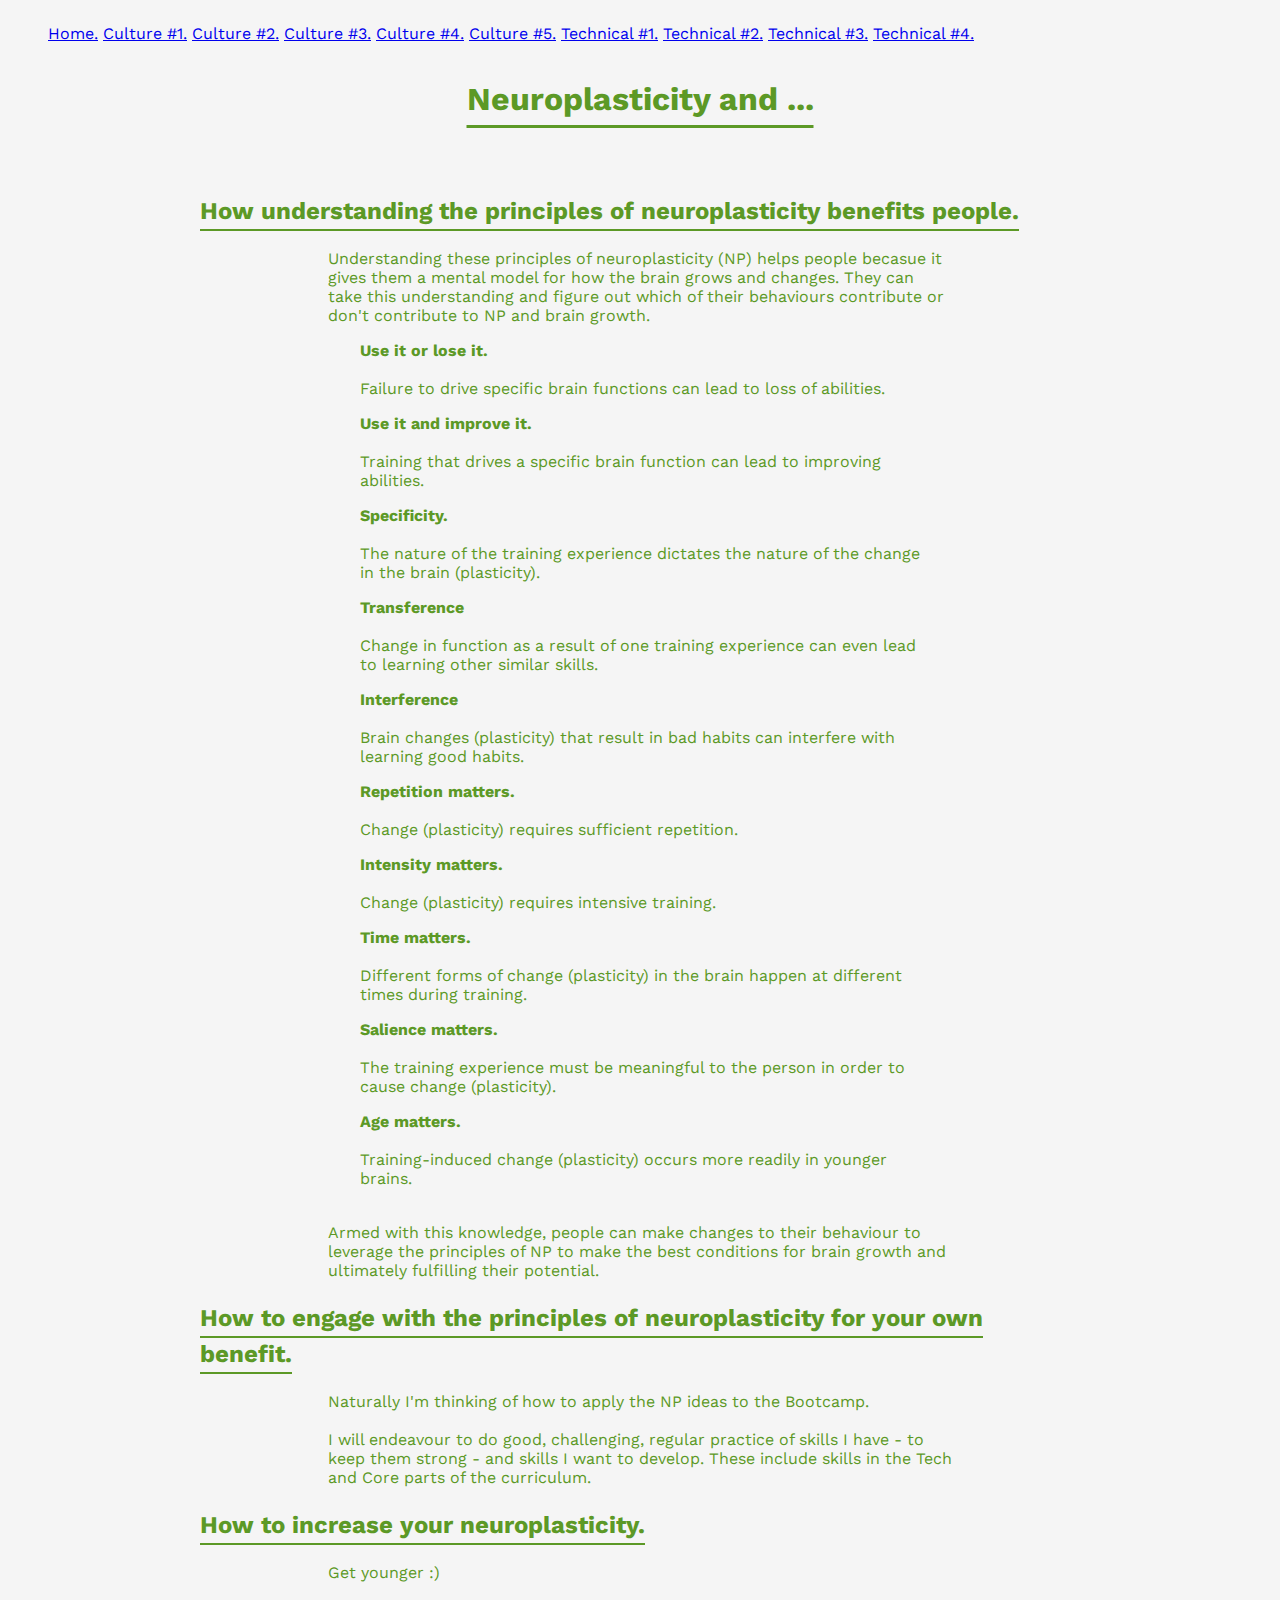
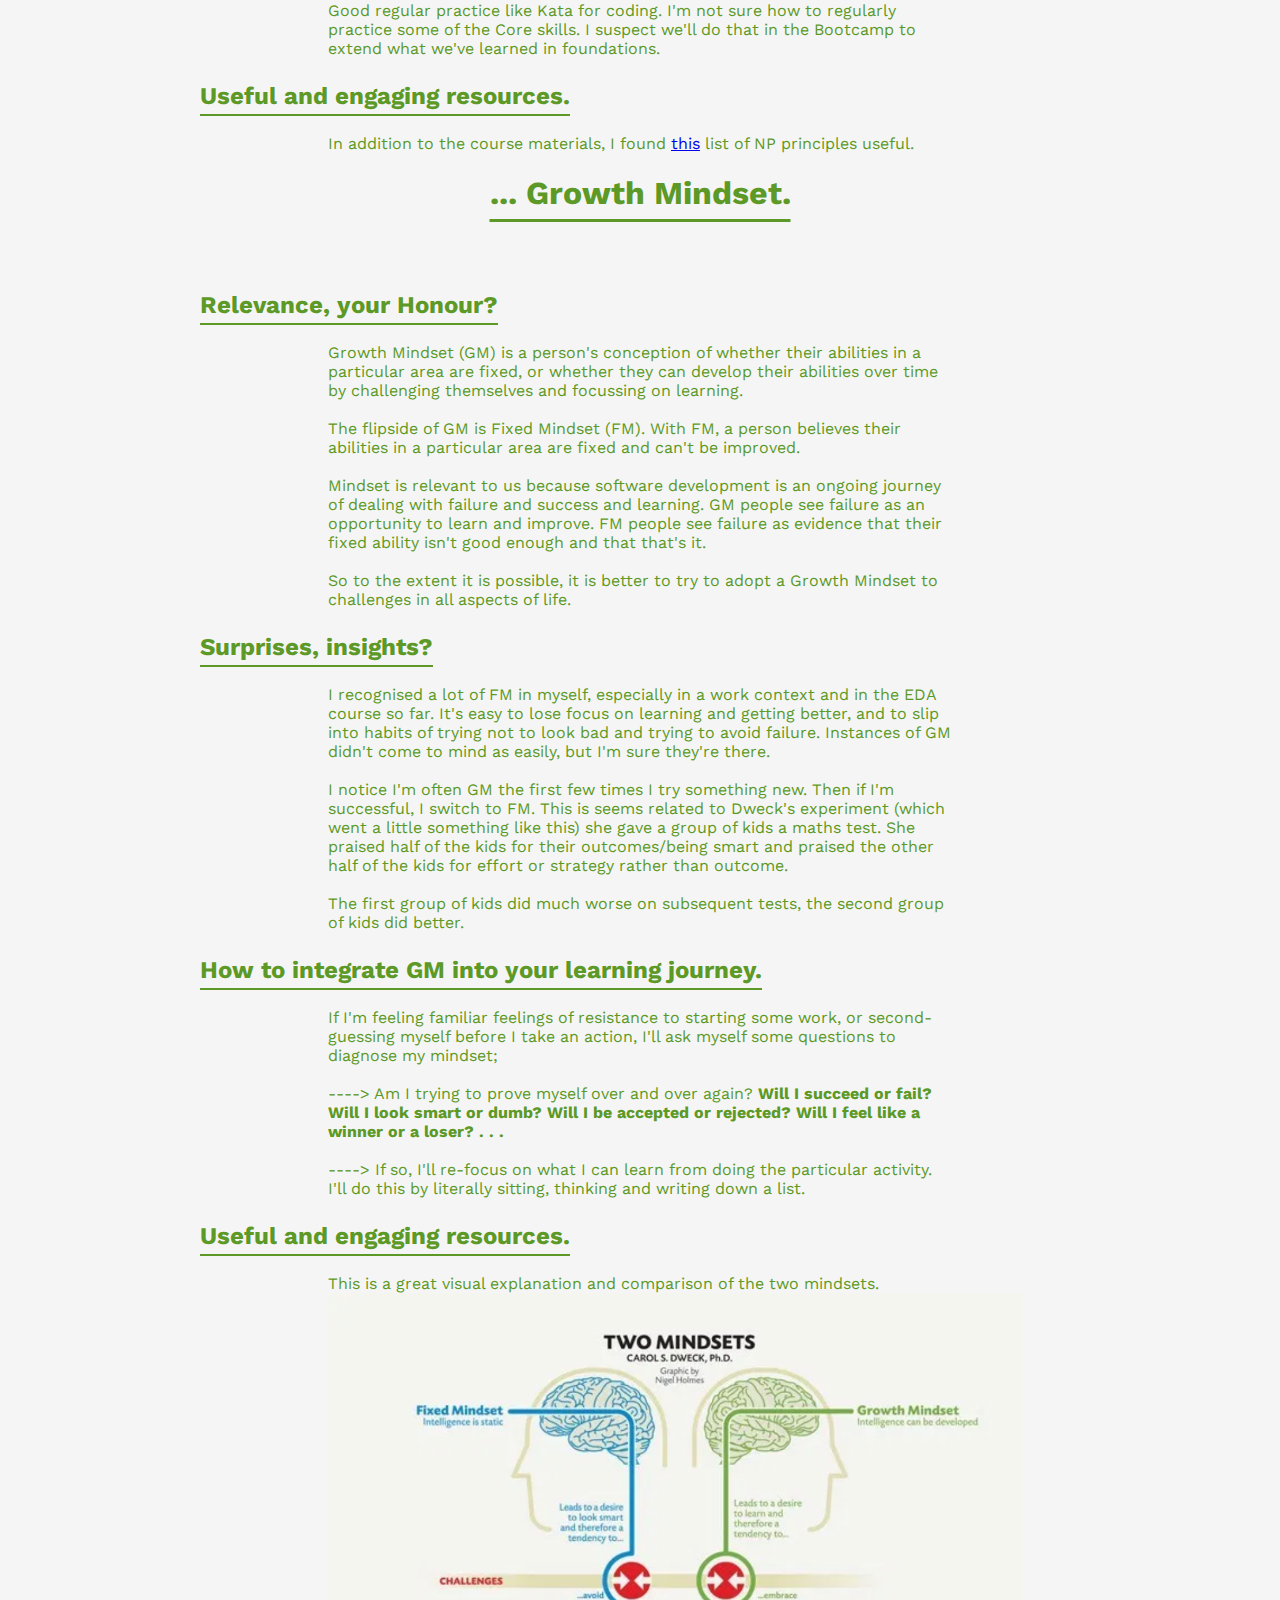
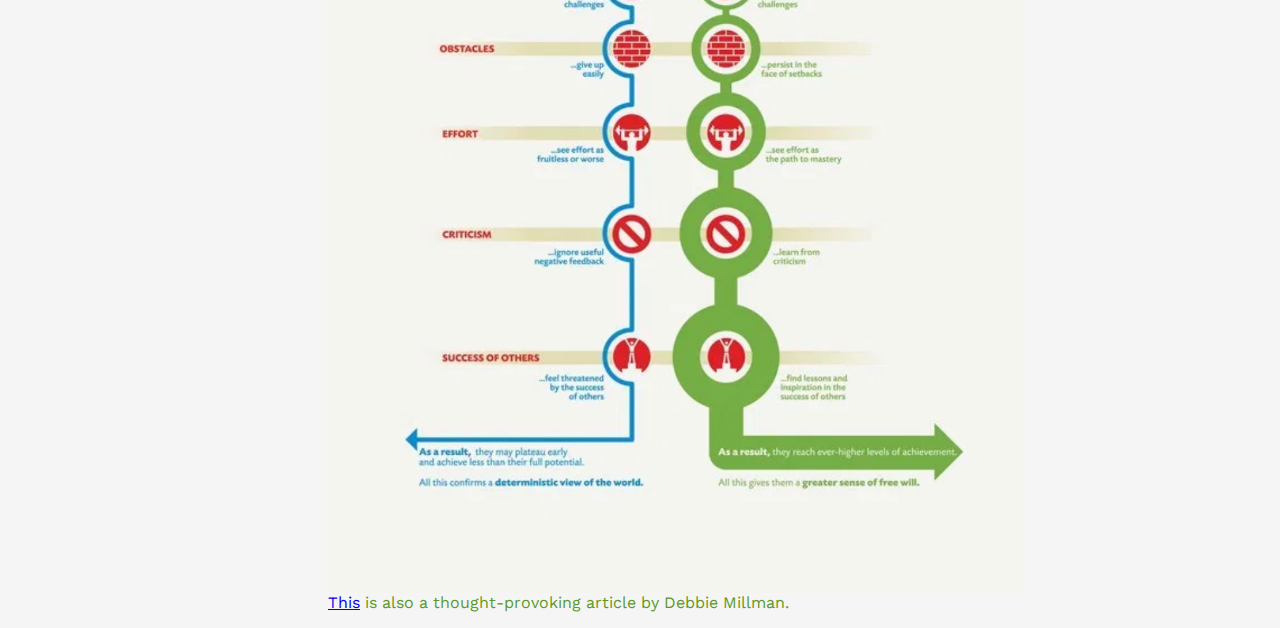
<file: blog/sprint4-cultural.html>
<!DOCTYPE html>
<html lang="en" class="cultural-blog-html">
    <head>
        <meta charset="UTF-8">
        <meta name="viewport" content="width=device-width, initial-scale=1.0">
        <meta http-equiv="X-UA-Compatible" content="ie=edge">
        <title>Neuroplasticity and Growth Mindset.</title>
        <link href="../styles/blog-styles.css" rel="stylesheet" type="text/css">
        <link href="https://fonts.googleapis.com/css2?family=Work+Sans&display=swap" rel="stylesheet"> 
        <link rel="icon" type="image/png" href="../images/favicon.ico"/>
        <meta name="viewport" content="width=device-width"/>
    </head>
    <body>
        <nav id="nav">
          <ul id="nav-ul">
            <a id="nav-a-home" href="https://tomgriffin.github.io">Home.</a>
            <a id="nav-a-culture1" href="https://tomgriffin.github.io/blog/sprint1-cultural.html">Culture #1.</a>
            <a id="nav-a-culture1" href="https://tomgriffin.github.io/blog/sprint2-cultural.html">Culture #2.</a>
            <a id="nav-a-culture1" href="https://tomgriffin.github.io/blog/sprint3-cultural.html">Culture #3.</a>
            <a id="nav-a-culture1" href="https://tomgriffin.github.io/blog/sprint4-cultural.html">Culture #4.</a>
            <a id="nav-a-culture1" href="https://tomgriffin.github.io/blog/sprint5-cultural.html">Culture #5.</a>
            <a id="nav-a-technical1" href="https://tomgriffin.github.io/blog/sprint1-technical.html">Technical #1.</a>
            <a id="nav-a-technical2" href="https://tomgriffin.github.io/blog/sprint2-technical.html">Technical #2.</a>
            <a id="nav-a-technical2" href="https://tomgriffin.github.io/blog/sprint3-technical.html">Technical #3.</a>
            <a id="nav-a-technical2" href="https://tomgriffin.github.io/blog/sprint4-technical.html">Technical #4.</a>
          </ul>
        </nav>
        <h1>Neuroplasticity and ... </h1>
        <h2>How understanding the principles of neuroplasticity benefits people.</h2>
        <article>
          <p>
            Understanding these principles of neuroplasticity (NP) helps people becasue it gives them a mental model for how the brain grows and changes. They can take this understanding and figure out which of their behaviours contribute or don't contribute to NP and brain growth.
          </p>
          <div id="div-indent">
            <p>
              <strong>Use it or lose it.</strong>
              <br><br>Failure to drive specific brain functions can lead to loss of abilities.
            </p>  
            <p>
              <strong>Use it and improve it.</strong>
              <br><br>Training that drives a specific brain function can lead to improving abilities.
            </p>
            <p>
              <strong>Specificity.</strong>
              <br><br>The nature of the training experience dictates the nature of the change in the brain (plasticity).
            </p> 
            <p>
              <strong>Transference</strong>
              <br><br>Change in function as a result of one training experience can even lead to learning other similar skills.
            </p>
            <p>
              <strong>Interference</strong>
              <br><br>Brain changes (plasticity) that result in bad habits can interfere with learning good habits.
            </p>
            <p>
              <strong>Repetition matters.</strong>
              <br><br>Change (plasticity) requires sufficient repetition.
            </p>
            <p>
              <strong>Intensity matters.</strong>
              <br><br>Change (plasticity) requires intensive training.
            </p>
            <p>
              <strong>Time matters.</strong>
              <br><br>Different forms of change (plasticity) in the brain happen at different times during training.
            </p>
            <p>
              <strong>Salience matters.</strong>
              <br><br>The training experience must be meaningful to the person in order to cause change (plasticity).
            </p>
            <p>
              <strong>Age matters.</strong>
              <br><br>Training-induced change (plasticity) occurs more readily in younger brains.
            </p>
          </div>
          <p> 
            <br>Armed with this knowledge, people can make changes to their behaviour to leverage the principles of NP to make the best conditions for brain growth and ultimately fulfilling their potential.
          </p>
        </article>
        <h2>How to engage with the principles of neuroplasticity for your own benefit.</h2>
        <article>
          <p>Naturally I'm thinking of how to apply the NP ideas to the Bootcamp.
            <br><br>I will endeavour to do good, challenging, regular practice of skills I have - to keep them strong - and skills I want to develop.
            These include skills in the Tech and Core parts of the curriculum.</p>
        </article>
        <h2>How to increase your neuroplasticity.</h2>
        <article>
          <p>
            Get younger :)
            <br><br>Good regular practice like Kata for coding. I'm not sure how to regularly practice some of the Core skills.
            I suspect we'll do that in the Bootcamp to extend what we've learned in foundations.
          </p>
        </article>
        <h2>Useful and engaging resources.</h2>
        <article>
          <p>
            In addition to the course materials, I found <a href="https://www.cfimove.org/10-principles-of-neuroplasticity-part-1/" a>this</a> list of NP principles useful. 
          </p>
        </article>
        <h1> ... Growth Mindset.</h1>
        <h2>Relevance, your Honour?</h2>
        <article>
          <p>
            Growth Mindset (GM) is a person's conception of whether their abilities in a particular area are fixed, or whether they can develop their abilities over time by challenging themselves and focussing on learning.
            <br><br>The flipside of GM is Fixed Mindset (FM). With FM, a person believes their abilities in a particular area are fixed and can't be improved.
            <br><br> Mindset is relevant to us because software development is an ongoing journey of dealing with failure and success and learning. GM people see failure as an opportunity to learn and improve. FM people see failure as evidence that their fixed ability isn't good enough and that that's it.
            <br><br> So to the extent it is possible, it is better to try to adopt a Growth Mindset to challenges in all aspects of life.
          </p>
        </article>
        <h2>Surprises, insights?</h2>
        <article>
          <p>
            I recognised a lot of FM in myself, especially in a work context and in the EDA course so far. It's easy to lose focus on learning and getting better, and to slip into habits of trying not to look bad and trying to avoid failure.
            Instances of GM didn't come to mind as easily, but I'm sure they're there. 
            <br><br> I notice I'm often GM the first few times I try something new. Then if I'm successful, I switch to FM.
            This is seems related to Dweck's experiment (which went a little something like this) she gave a group of kids a maths test. She praised half of the kids for their outcomes/being smart and praised the other half of the kids for effort or strategy rather than outcome. 
            <br><br> The first group of kids did much worse on subsequent tests, the second group of kids did better.
          </p>
        </article>
        <h2>How to integrate GM into your learning journey.</h2>
        <article>
          <p>
            If I'm feeling familiar feelings of resistance to starting some work, or second-guessing myself before I take an action, I'll ask myself some questions to diagnose my mindset;
            <br><br> ----> Am I trying to prove myself over and over again? <strong> Will I succeed or fail? Will I look smart or dumb? Will I be accepted or rejected? Will I feel like a winner or a loser? . . . </strong>
            <br><br> ----> If so, I'll re-focus on what I can learn from doing the particular activity. I'll do this by literally sitting, thinking and writing down a list.
          </p>
        </article>
        <h2>Useful and engaging resources.</h2>
        <article>
          <p>
            This is a great visual explanation and comparison of the two mindsets.
            <img class="images" src="../images/GM-v-FM.png" alt="Growth Mindset v. Fixed Mindset diagram.">
            <a href="https://www.brainpickings.org/2013/05/15/debbie-millman-look-both-ways-fail-safe/">This</a> is also a thought-provoking article by Debbie Millman.
          </p>
        </article>
    </body>
</html>
</file>
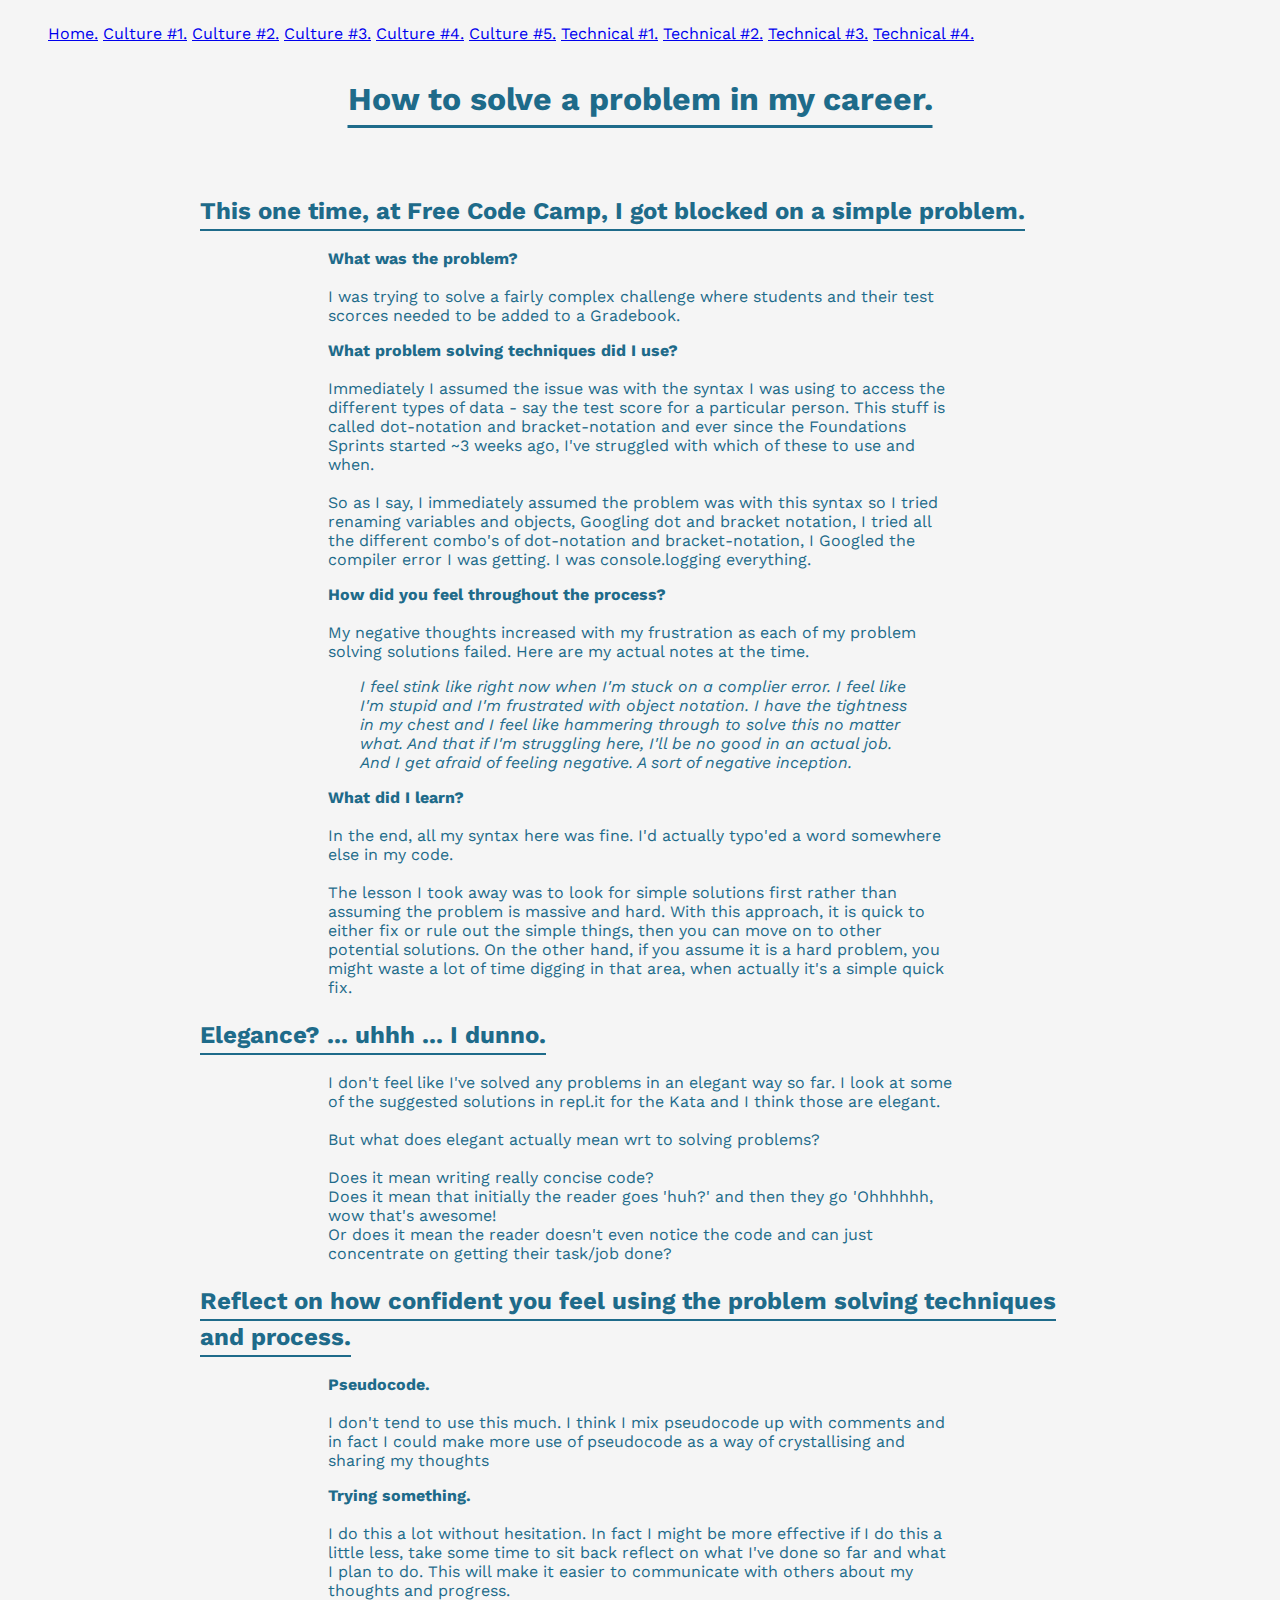
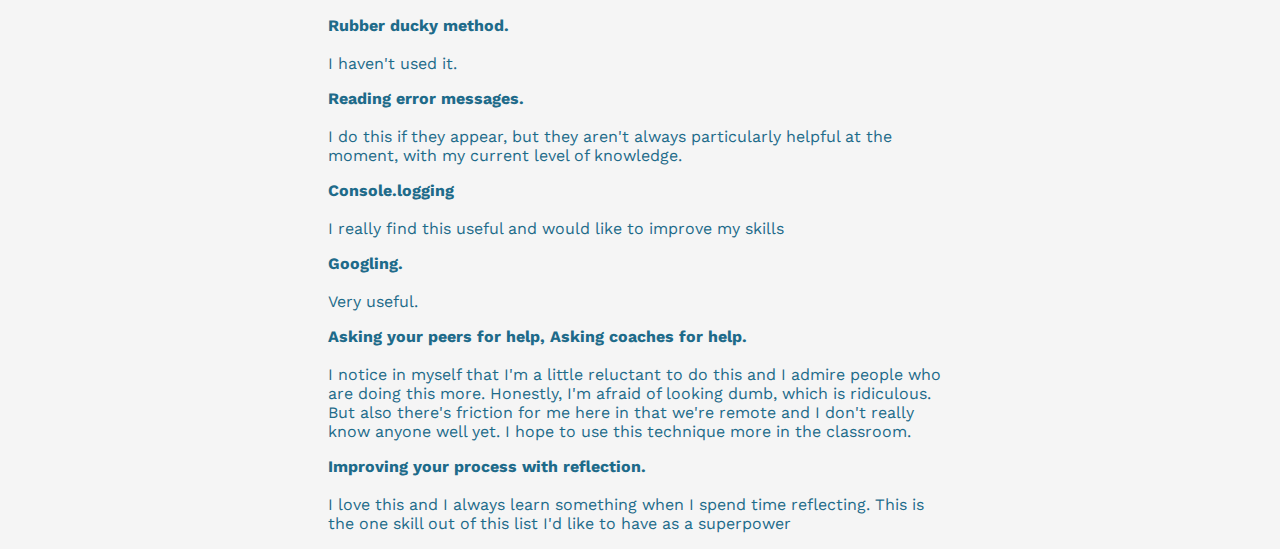
<file: blog/sprint4-technical.html>
<!DOCTYPE html>
<html lang="en" class="tech-blog-html">
    <head>
        <meta charset="UTF-8">
        <meta name="viewport" content="width=device-width, initial-scale=1.0">
        <meta http-equiv="X-UA-Compatible" content="ie=edge">
        <title>Problem Solving.</title>
        <link href="../styles/blog-styles.css" rel="stylesheet" type="text/css">
        <link href="https://fonts.googleapis.com/css2?family=Work+Sans&display=swap" rel="stylesheet"> 
        <link rel="icon" type="image/png" href="../images/favicon.ico"/>
        <meta name="viewport" content="width=device-width"/>
    </head>
    <body>
        <nav id="nav">
          <ul id="nav-ul">
            <a id="nav-a-home" href="https://tomgriffin.github.io">Home.</a>
            <a id="nav-a-culture1" href="https://tomgriffin.github.io/blog/sprint1-cultural.html">Culture #1.</a>
            <a id="nav-a-culture1" href="https://tomgriffin.github.io/blog/sprint2-cultural.html">Culture #2.</a>
            <a id="nav-a-culture1" href="https://tomgriffin.github.io/blog/sprint3-cultural.html">Culture #3.</a>
            <a id="nav-a-culture1" href="https://tomgriffin.github.io/blog/sprint4-cultural.html">Culture #4.</a>
            <a id="nav-a-culture1" href="https://tomgriffin.github.io/blog/sprint5-cultural.html">Culture #5.</a>
            <a id="nav-a-technical1" href="https://tomgriffin.github.io/blog/sprint1-technical.html">Technical #1.</a>
            <a id="nav-a-technical2" href="https://tomgriffin.github.io/blog/sprint2-technical.html">Technical #2.</a>
            <a id="nav-a-technical2" href="https://tomgriffin.github.io/blog/sprint3-technical.html">Technical #3.</a>
            <a id="nav-a-technical2" href="https://tomgriffin.github.io/blog/sprint4-technical.html">Technical #4.</a>
          </ul>
        </nav>
        <h1>How to solve a problem in my career.</h1>
        <h2>This one time, at Free Code Camp, I got blocked on a simple problem.</h2>
        <article>
          <p>
            <strong>What was the problem?</strong>
            <br><br>I was trying to solve a fairly complex challenge where students and their test scorces needed to be added to a Gradebook. 
          </p>
          <p>
            <strong>What problem solving techniques did I use?</strong>
            <br><br>Immediately I assumed the issue was with the syntax I was using to access the different types of data - say the test score for a particular person. 
            This stuff is called dot-notation and bracket-notation and ever since the Foundations Sprints started ~3 weeks ago, I've struggled with which of these to use and when.
            <br><br>So as I say, I immediately assumed the problem was with this syntax so I tried renaming variables and objects, Googling dot and bracket notation, 
            I tried all the different combo's of dot-notation and bracket-notation, I Googled the compiler error I was getting. I was console.logging everything.
          </p>
          <p>
            <strong>How did you feel throughout the process?</strong>
            <br><br>My negative thoughts increased with my frustration as each of my problem solving solutions failed. Here are my actual notes at the time.
            <div id="div-indent"><i>I feel stink like right now when I'm stuck on a complier error. I feel like I'm stupid and I'm frustrated with object notation. I have the tightness in my chest and I feel like hammering through to solve this no matter what. And that if I'm struggling here, I'll be no good in an actual job. And I get afraid of feeling negative. A sort of negative inception.</i></div>
          </p>
          <p>
            <strong>What did I learn?</strong>
            <br><br>In the end, all my syntax here was fine. I'd actually typo'ed a word somewhere else in my code.
            <br><br>The lesson I took away was to look for simple solutions first rather than assuming the problem is massive and hard. With this approach, it is quick to either fix or rule out the simple things, then you can move on to other potential solutions. On the other hand, if you assume it is a hard problem, you might waste a lot of time digging in that area, when actually it's a simple quick fix.
          </p>
        </article>
        <h2>Elegance? ... uhhh ... I dunno.</h2>
        <article>
          <p>
            I don't feel like I've solved any problems in an elegant way so far. I look at some of the suggested solutions in repl.it for the Kata and I think those are elegant. 
            <br><br>But what does elegant actually mean wrt to solving problems? 
            <br><br>Does it mean writing really concise code?
            <br>Does it mean that initially the reader goes 'huh?' and then they go 'Ohhhhhh, wow that's awesome! 
            <br>Or does it mean the reader doesn't even notice the code and can just concentrate on getting their task/job done?
          </p>
        </article>
        <h2>Reflect on how confident you feel using the problem solving techniques and process.</h2>
        <article>
          <p>
            <strong>Pseudocode.</strong>
            <br><br>I don't tend to use this much. I think I mix pseudocode up with comments and in fact I could make more use of pseudocode as a way of crystallising and sharing my thoughts
          </p>
          <p>
            <strong>Trying something.</strong>
            <br><br>I do this a lot without hesitation. In fact I might be more effective if I do this a little less, take some time to sit back reflect on what I've done so far and what I plan to do. This will make it easier to communicate with others about my thoughts and progress.<br>
          </p>
          <p>
            <strong>Rubber ducky method.</strong>
            <br><br>I haven't used it. 
          </p>
          <p>
            <strong>Reading error messages.</strong>
            <br><br>I do this if they appear, but they aren't always particularly helpful at the moment, with my current level of knowledge.
          </p>
          <p>
            <strong>Console.logging</strong>
            <br><br>I really find this useful and would like to improve my skills 
          </p>
          <p>
            <strong>Googling.</strong>
            <br><br>Very useful.
          </p>
          <p>
            <strong>Asking your peers for help, Asking coaches for help.</strong>
            <br><br>	I notice in myself that I'm a little reluctant to do this and I admire people who are doing this more. Honestly, I'm afraid of looking dumb, which is ridiculous. But also there's friction for me here in that we're remote and I don't really know anyone well yet. I hope to use this technique more in the classroom.
          </p>
          <p>
            <strong>Improving your process with reflection.</strong>
            <br><br>I love this and I always learn something when I spend time reflecting. This is the one skill out of this list I'd like to have as a superpower
          </p>
        </article>
    </body>
</html>
</file>
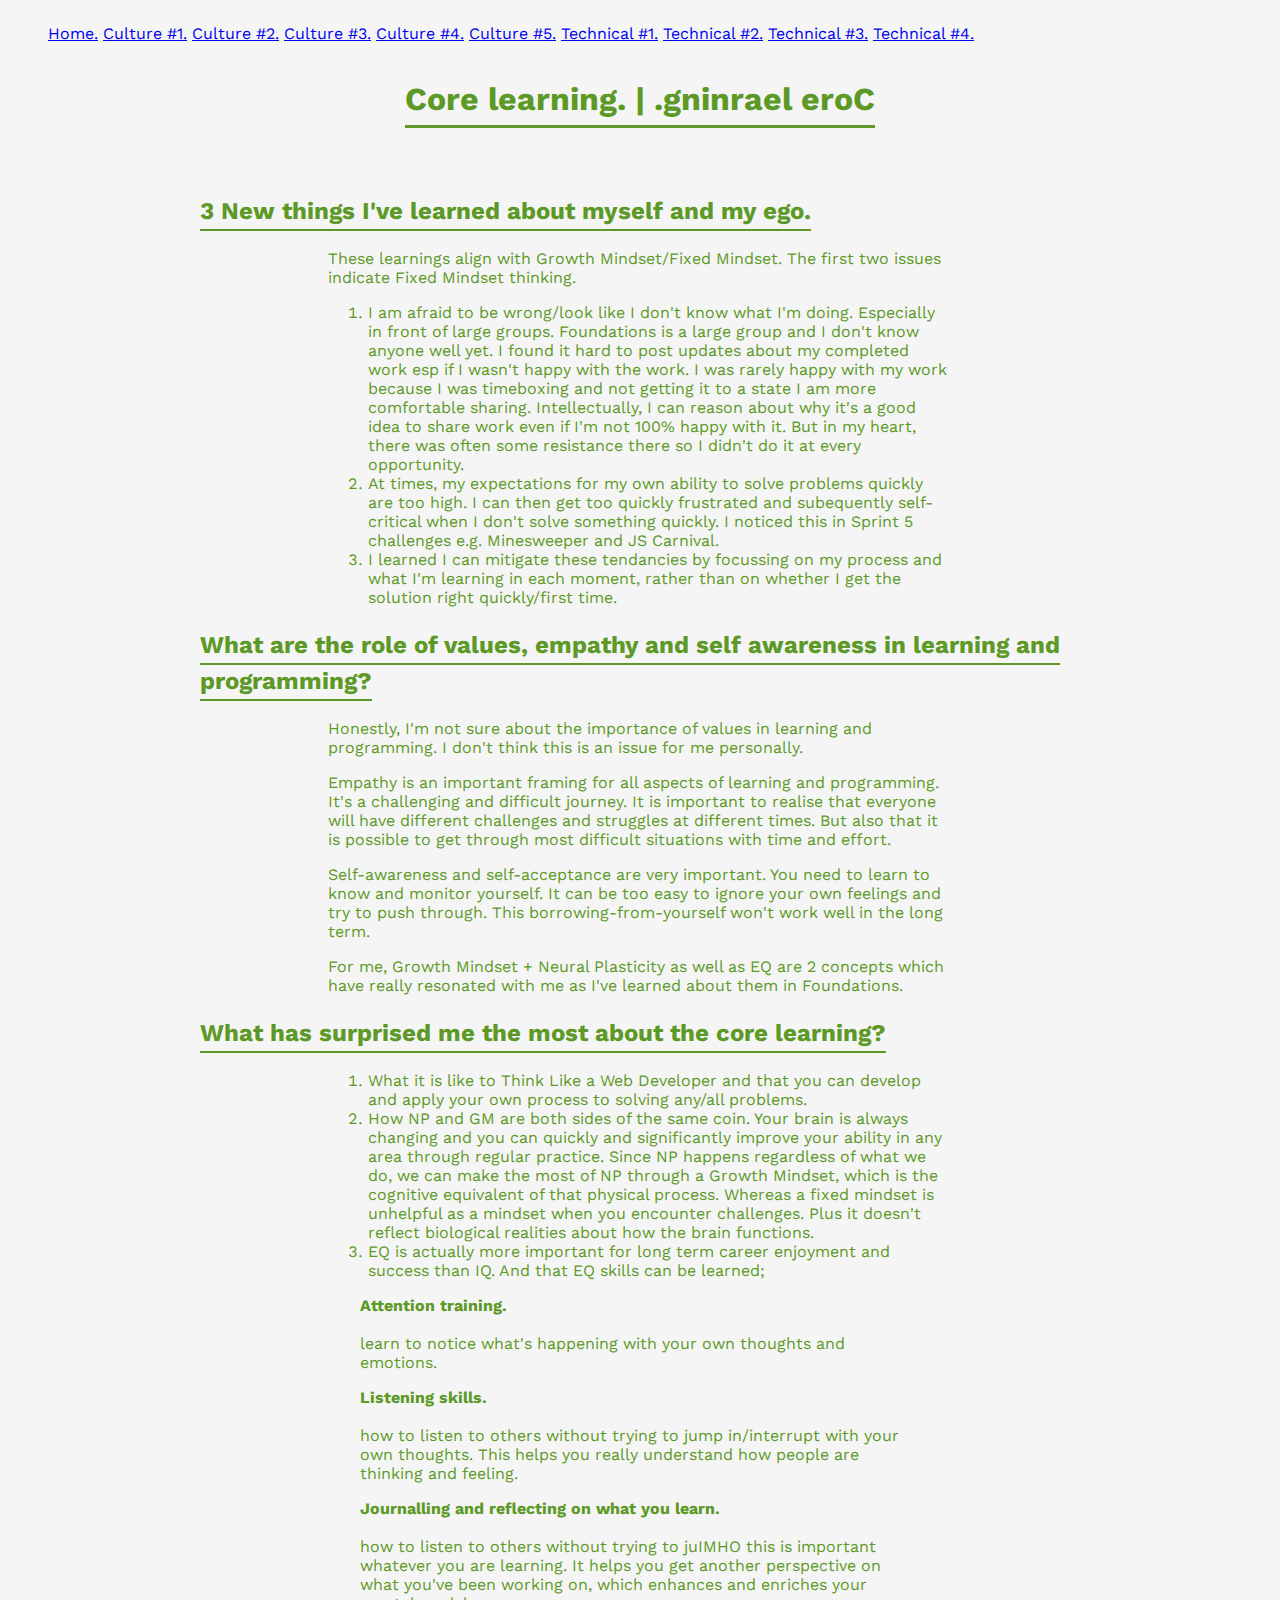
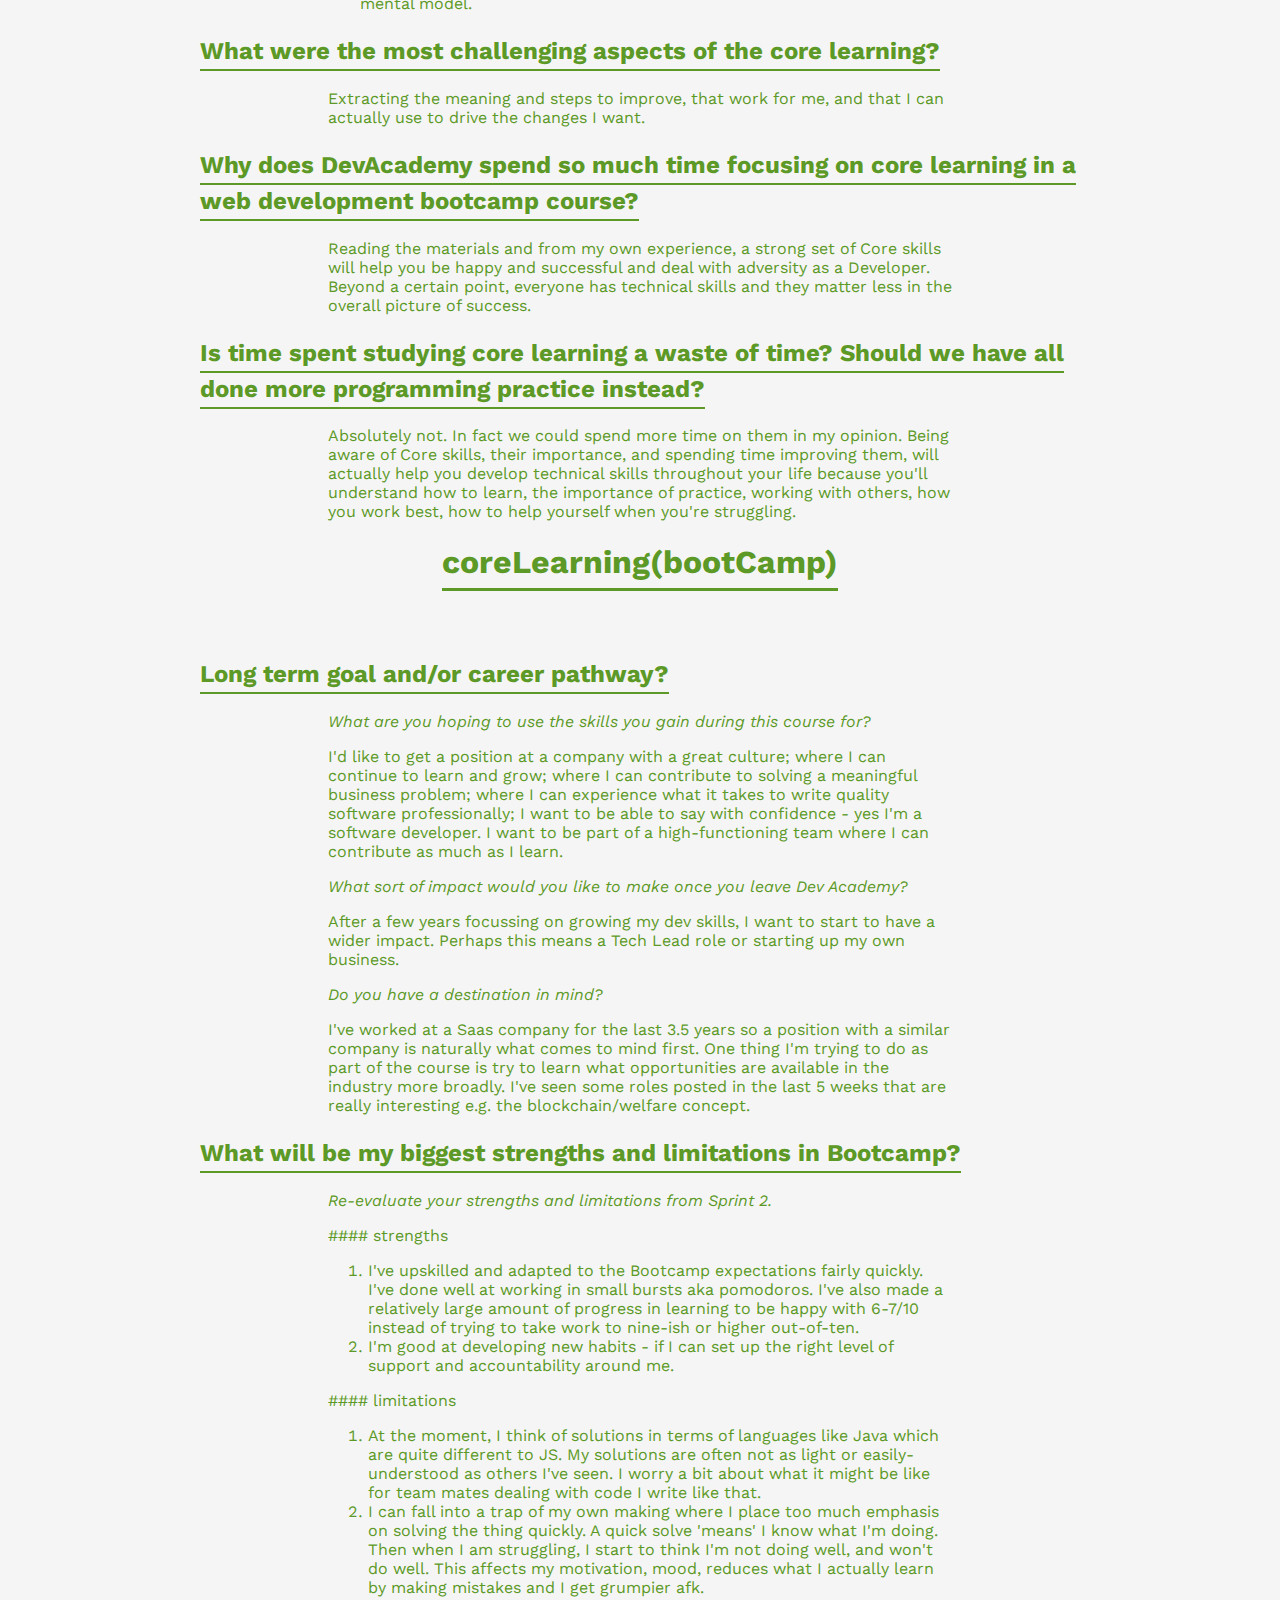
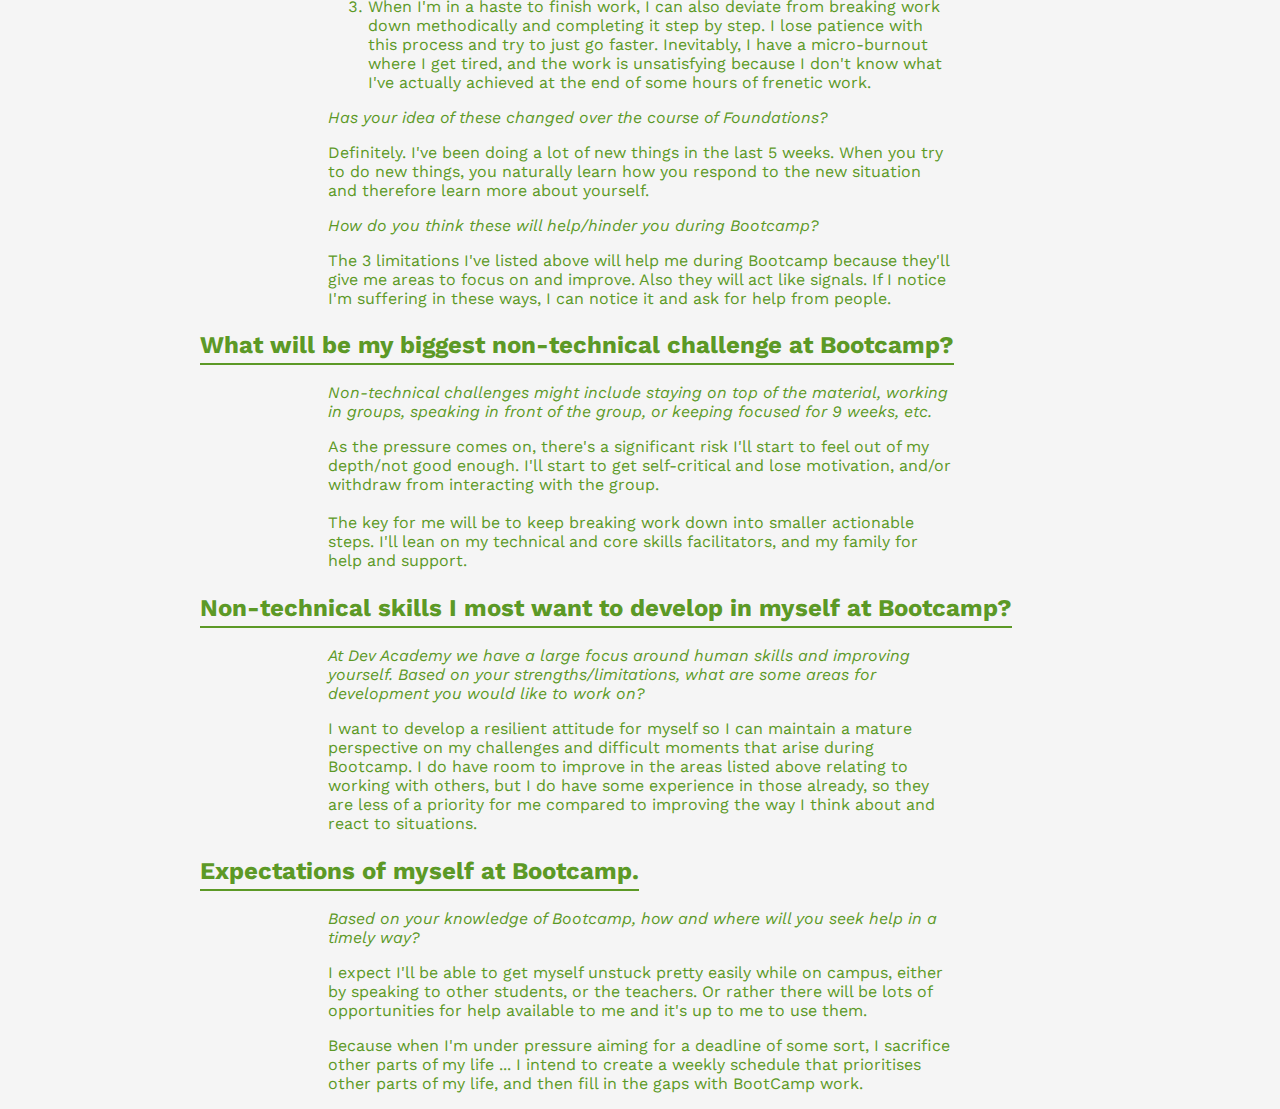
<file: blog/sprint5-cultural.html>
<!DOCTYPE html>
<html lang="en" class="cultural-blog-html">
    <head>
        <meta charset="UTF-8">
        <meta name="viewport" content="width=device-width, initial-scale=1.0">
        <meta http-equiv="X-UA-Compatible" content="ie=edge">
        <title>Core reflections and learning plan two-point-oh.</title>
        <link href="../styles/blog-styles.css" rel="stylesheet" type="text/css">
        <link href="https://fonts.googleapis.com/css2?family=Work+Sans&display=swap" rel="stylesheet"> 
        <link rel="icon" type="image/png" href="../images/favicon.ico"/>
        <meta name="viewport" content="width=device-width"/>
    </head>
    <body>
        <nav id="nav">
            <ul id="nav-ul">
              <a id="nav-a-home" href="https://tomgriffin.github.io">Home.</a>
              <a id="nav-a-culture1" href="https://tomgriffin.github.io/blog/sprint1-cultural.html">Culture #1.</a>
              <a id="nav-a-culture1" href="https://tomgriffin.github.io/blog/sprint2-cultural.html">Culture #2.</a>
              <a id="nav-a-culture1" href="https://tomgriffin.github.io/blog/sprint3-cultural.html">Culture #3.</a>
              <a id="nav-a-culture1" href="https://tomgriffin.github.io/blog/sprint4-cultural.html">Culture #4.</a>
              <a id="nav-a-culture1" href="https://tomgriffin.github.io/blog/sprint5-cultural.html">Culture #5.</a>
              <a id="nav-a-technical1" href="https://tomgriffin.github.io/blog/sprint1-technical.html">Technical #1.</a>
              <a id="nav-a-technical2" href="https://tomgriffin.github.io/blog/sprint2-technical.html">Technical #2.</a>
              <a id="nav-a-technical2" href="https://tomgriffin.github.io/blog/sprint3-technical.html">Technical #3.</a>
              <a id="nav-a-technical2" href="https://tomgriffin.github.io/blog/sprint4-technical.html">Technical #4.</a>
            </ul>
        </nav>
        <h1>Core learning. | .gninrael eroC</h1>
        <h2>3 New things I've learned about myself and my ego.</h2>
        <article>
          <p>
            These learnings align with Growth Mindset/Fixed Mindset. The first two issues indicate Fixed Mindset thinking.
          </p>
          <p>
            <ol>
              <li>I am afraid to be wrong/look like I don't know what I'm doing. Especially in front of large groups. Foundations is a large group and I don't know anyone well yet. I found it hard to post updates about my completed work esp if I wasn't happy with the work. I was rarely happy with my work because I was timeboxing and not getting it to a state I am more comfortable sharing. Intellectually, I can reason about why it's a good idea to share work even if I'm not 100% happy with it. But in my heart, there was often some resistance there so I didn't do it at every opportunity.</li>
              <li>At times, my expectations for my own ability to solve problems quickly are too high. I can then get too quickly frustrated and subequently self-critical when I don't solve something quickly. I noticed this in Sprint 5 challenges e.g. Minesweeper and JS Carnival.</li>
              <li>I learned I can mitigate these tendancies by focussing on my process and what I'm learning in each moment, rather than on whether I get the solution right quickly/first time.</li>
            </ol>
          </p>
        </article>
        <h2>What are the role of values, empathy and self awareness in learning and programming?</h2>
        <article>
          <p>
            Honestly, I'm not sure about the importance of values in learning and programming. I don't think this is an issue for me personally. 
          </p>
          <p>
            Empathy is an important framing for all aspects of learning and programming. It's a challenging and difficult journey. It is important to realise that everyone will have different challenges and struggles at different times. But also that it is possible to get through most difficult situations with time and effort.
          </p>
          <p>
            Self-awareness and self-acceptance are very important. You need to learn to know and monitor yourself. It can be too easy to ignore your own feelings and try to push through. This borrowing-from-yourself won't work well in the long term.
          </p>
          <p>
            For me, Growth Mindset + Neural Plasticity as well as EQ are 2 concepts which have really resonated with me as I've learned about them in Foundations.
          </p>
        </article>
        <h2>What has surprised me the most about the core learning?</h2>
        <article>
          <p>
            <ol>
              <li>What it is like to Think Like a Web Developer and that you can develop and apply your own process to solving any/all problems.</li>
              <li>How NP and GM are both sides of the same coin. Your brain is always changing and you can quickly and significantly improve your ability in any area through regular practice. Since NP happens regardless of what we do, we can make the most of NP through a Growth Mindset, which is the cognitive equivalent of that physical process. Whereas a fixed mindset is unhelpful as a mindset when you encounter challenges. Plus it doesn't reflect biological realities about how the brain functions.</li>
              <li>EQ is actually more important for long term career enjoyment and success than IQ. And that EQ skills can be learned; </li>
            </ol>
          </p>
          <div id="div-indent">
            <p>
              <strong>Attention training.</strong>
              <br><br>learn to notice what's happening with your own thoughts and emotions.
            </p>
            <p>
              <strong>Listening skills.</strong>
              <br><br>how to listen to others without trying to jump in/interrupt with your own thoughts. This helps you really understand how people are thinking and feeling.
            </p>
            <p>
              <strong>Journalling and reflecting on what you learn.</strong>
              <br><br>how to listen to others without trying to juIMHO this is important whatever you are learning. It helps you get another perspective on what you've been working on, which enhances and enriches your mental model.
            </p>
          </div>
        </article>
        <h2>What were the most challenging aspects of the core learning?</h2>
        <article>
          <p>
            Extracting the meaning and steps to improve, that work for me, and that I can actually use to drive the changes I want. 
          </p>
        </article>
        <h2>Why does DevAcademy spend so much time focusing on core learning in a web development bootcamp course?</h2>
        <article>
          <p>
            Reading the materials and from my own experience, a strong set of Core skills will help you be happy and successful and deal with adversity as a Developer. Beyond a certain point, everyone has technical skills and they matter less in the overall picture of success.
          </p>
        </article>
        <h2>Is time spent studying core learning a waste of time? Should we have all done more programming practice instead? </h2>
        <article>
          <p>
            Absolutely not. In fact we could spend more time on them in my opinion. Being aware of Core skills, their importance, and spending time improving them, will actually help you develop technical skills throughout your life because you'll understand how to learn, the importance of practice, working with others, how you work best, how to help yourself when you're struggling.
          </p>
        </article>
        <h1>coreLearning(bootCamp)</h1>
        <h2>Long term goal and/or career pathway?</h2>
          <article>
            <p class="italics" >
              What are you hoping to use the skills you gain during this course for? 
            </p>
            <p>
              I'd like to get a position at a company with a great culture; where I can continue to learn and grow; where I can contribute to solving a meaningful business problem; where I can experience what it takes to write quality software professionally; I want to be able to say with confidence - yes I'm a software developer. I want to be part of a high-functioning team where I can contribute as much as I learn.
            </p>
            <p class="italics" >
              What sort of impact would you like to make once you leave Dev Academy?
            </p>
            <p>
              After a few years focussing on growing my dev skills, I want to start to have a wider impact. Perhaps this means a Tech Lead role or starting up my own business.
            </p>
            <p class="italics" >
              Do you have a destination in mind?
            </p>
            <p>
              I've worked at a Saas company for the last 3.5 years so a position with a similar company is naturally what comes to mind first. One thing I'm trying to do as part of the course is try to learn what opportunities are available in the industry more broadly. I've seen some roles posted in the last 5 weeks that are really interesting e.g. the blockchain/welfare concept.
            </p>
          </article>
        <h2>What will be my biggest strengths and limitations in Bootcamp?</h2>
          <article>
            <p class="italics" >
              Re-evaluate your strengths and limitations from Sprint 2. 
            </p>
            <p>
              #### strengths
              <ol>
                <li> I've upskilled and adapted to the Bootcamp expectations fairly quickly. I've done well at working in small bursts aka pomodoros. I've also made a relatively large amount of progress in learning to be happy with 6-7/10 instead of trying to take work to nine-ish or higher out-of-ten.</li>
                <li>I'm good at developing new habits - if I can set up the right level of support and accountability around me. </li>
              </ol>
#### limitations
              <ol>
                <li>At the moment, I think of solutions in terms of languages like Java which are quite different to JS.  My solutions are often not as light or easily-understood as others I've seen. I worry a bit about what it might be like for team mates dealing with code I write like that.</li>
                <li>I can fall into a trap of my own making where I place too much emphasis on solving the thing quickly. A quick solve 'means' I know what I'm doing. Then when I am struggling, I start to think I'm not doing well, and won't do well. This affects my motivation, mood, reduces what I actually learn by making mistakes and I get grumpier afk.</li>
                <li>When I'm in a haste to finish work, I can also deviate from breaking work down methodically and completing it step by step. I lose patience with this process and try to just go faster. Inevitably, I have a micro-burnout where I get tired, and the work is unsatisfying because I don't know what I've actually achieved at the end of some hours of frenetic work.</li>
              </ol>
            </p>
            <p class="italics" >
              Has your idea of these changed over the course of Foundations? 
            </p>
            <p>
              Definitely. I've been doing a lot of new things in the last 5 weeks. When you try to do new things, you naturally learn how you respond to the new situation and therefore learn more about yourself.
            </p>
            <p class="italics" >
              How do you think these will help/hinder you during Bootcamp?
            </p>
            <p>
              The 3 limitations I've listed above will help me during Bootcamp because they'll give me areas to focus on and improve. Also they will act like signals. If I notice I'm suffering in these ways, I can notice it and ask for help from people.
            </p>
          </article>
        <h2>What will be my biggest non-technical challenge at Bootcamp?</h2>
          <article>
            <p class="italics" >
              Non-technical challenges might include staying on top of the material, working in groups, speaking in front of the group, or keeping focused for 9 weeks, etc.
            </p>
            <p>
              As the pressure comes on, there's a significant risk I'll start to feel out of my depth/not good enough. I'll start to get self-critical and lose motivation, and/or withdraw from interacting with the group.

              <br><br> The key for me will be to keep breaking work down into smaller actionable steps. I'll lean on my technical and core skills facilitators, and my family for help and support.
            </p>
          </article>
        <h2>Non-technical skills I most want to develop in myself at Bootcamp?</h2>
          <article>
            <p class="italics" >
              At Dev Academy we have a large focus around human skills and improving yourself. Based on your strengths/limitations, what are some areas for development you would like to work on?
            </p>
            <p>
              I want to develop a resilient attitude for myself so I can maintain a mature perspective on my challenges and difficult moments that arise during Bootcamp. I do have room to improve in the areas listed above relating to working with others, but I do have some experience in those already, so they are less of a priority for me compared to improving the way I think about and react to situations.
            </p>
          </article>
        <h2>Expectations of myself at Bootcamp.</h2>
          <article>
            <p class="italics">
              Based on your knowledge of Bootcamp, how and where will you seek help in a timely way?
            </p>
            <p>
              I expect I'll be able to get myself unstuck pretty easily while on campus, either by speaking to other students, or the teachers. Or rather there will be lots of opportunities for help available to me and it's up to me to use them.
            </p>
            <p>
              Because when I'm under pressure aiming for a deadline of some sort, I sacrifice other parts of my life ... I intend to create a weekly schedule that prioritises other parts of my life, and then fill in the gaps with BootCamp work.
            </p>
          </article>
    </body>
</html>
</file>
<file: styles/main.css>
*:root {
    font-family: 'Work Sans', sans-serif;
        --index-text: #E74C3C;
        --blog-entry-text: #212121;
        --index-background: #F5F5F5;
        --cultural-1-background: #f79862;
        --cultural-2-background: cadetblue;
        --technical-1-background: #759956; 
        --technical-2-background: #ffcdee;
        color: var(--index-text);
        background-color: var(--index-background);
}
#nav {
    display: flex;
    color: var(--index-text);
}
#nav-ul {
    color: var(--index-text);    
}
#nav-a-home {   
    text-decoration: none;
    border-bottom: var(--index-text) 0.1em solid;
    text-underline-offset: 15px;
}
a {
    text-decoration: none;
    color: var(--index-text);
    margin-right: 50pt;
}
.hero-title {
    font-size: 150pt;
    text-align: center;
    font-weight: 900;
    letter-spacing: 0.125em;
    margin-top: 75pt;
    margin-bottom: 75pt;
}
#article-title {
    font-size: 24pt;
    text-align: center;
    text-decoration: underline;
    text-underline-offset: 15px;
    margin-bottom: 75px;
}
#body-text {
    background-color: var(--index-background);
    display: flex;
}
#wide-column {
    width: 600px;
    font-size: 24pt;
    margin-right: 40pt;
    padding-left: 30pt;
}
#narrow-column {
    width: 600px;
    margin-right: 30pt;
    padding-top: 20pt;
    line-height: 1.2;
}
#t1body {
    background-color: var(--technical-1-background);
    color: var(--blog-entry-text);;
}
#t2-body {
    background-color: var(--technical-2-background);
    color: var(--blog-entry-text);
}
table {
    border-collapse: collapse;
  }
  
table, th, td {
    border: 1px solid black;
    vertical-align: middle;
    padding: 10px;
  }
.images {
    display: block;
    margin-left: auto;
    margin-right: auto;
}
#magazine-cover-shot {
    height: 600px;
}
#blog-and-css {
    width: 50%;
}
article {
    margin-left: 100px;
    margin-right: 200px;
}
.no-wrap {
    white-space: nowrap;
}
h2 {
    color: var(--blog-entry-text);
    font-size: 16pt;
    text-align: left;
    text-decoration: underline;
    text-underline-offset: 10px;
    line-height: 1.5;
}
#c2-body {
    color: var(--blog-entry-text);
    background-color: var(--cultural-2-background);
    font-family: 'Work Sans', sans-serif;
}
.c2-p {
    margin-right: 250px;
}
#c1-body {
    background-color: var(--cultural-1-background);
    color: var(--blog-entry-text);
    font-family: 'Work Sans', sans-serif;
}
</file>
<file: styles/blog-styles.css>
*:root {
    font-family: 'Work Sans', sans-serif;
        --blog-background: #F5F5F5; 
        --cultural-blog-entry-text: #5c9926;
        --technical-blog-entry-text: rgb(30 107 138)
}
html{
    background-color: var(--blog-background);
}

.tech-blog-html {
    color: var(--technical-blog-entry-text)
}

.cultural-blog-html {
    color: var(--cultural-blog-entry-text);
}

#nav {
    display: flex;
    margin-right: 25pt;
}

h1 {
    font-size: 24pt;
    text-align: center;
    text-decoration: underline;
    text-underline-offset: 15px;
    margin-bottom: 75px;
}

h2 {
    text-decoration: underline;
    text-underline-offset: 10px;
    line-height: 1.5;
    margin-left: 15vw;
    margin-right: 15vw;
}

a:visited {
    color: var(--blog-entry-text)
}

article {
    margin-left: 25vw;
    margin-right: 25vw;
}

#div-indent{
    margin-left: 2.5vw;
    margin-right: 2.5vw;
}

table{
    margin-left: 15vw;
    margin-right: 15vw;
    border-color: collapse;
}

.images {
    display: block;
    margin-left: auto;
    margin-right: auto;
    height: 900px;
}

.italics {
    font-style: italic;
}
</file>
